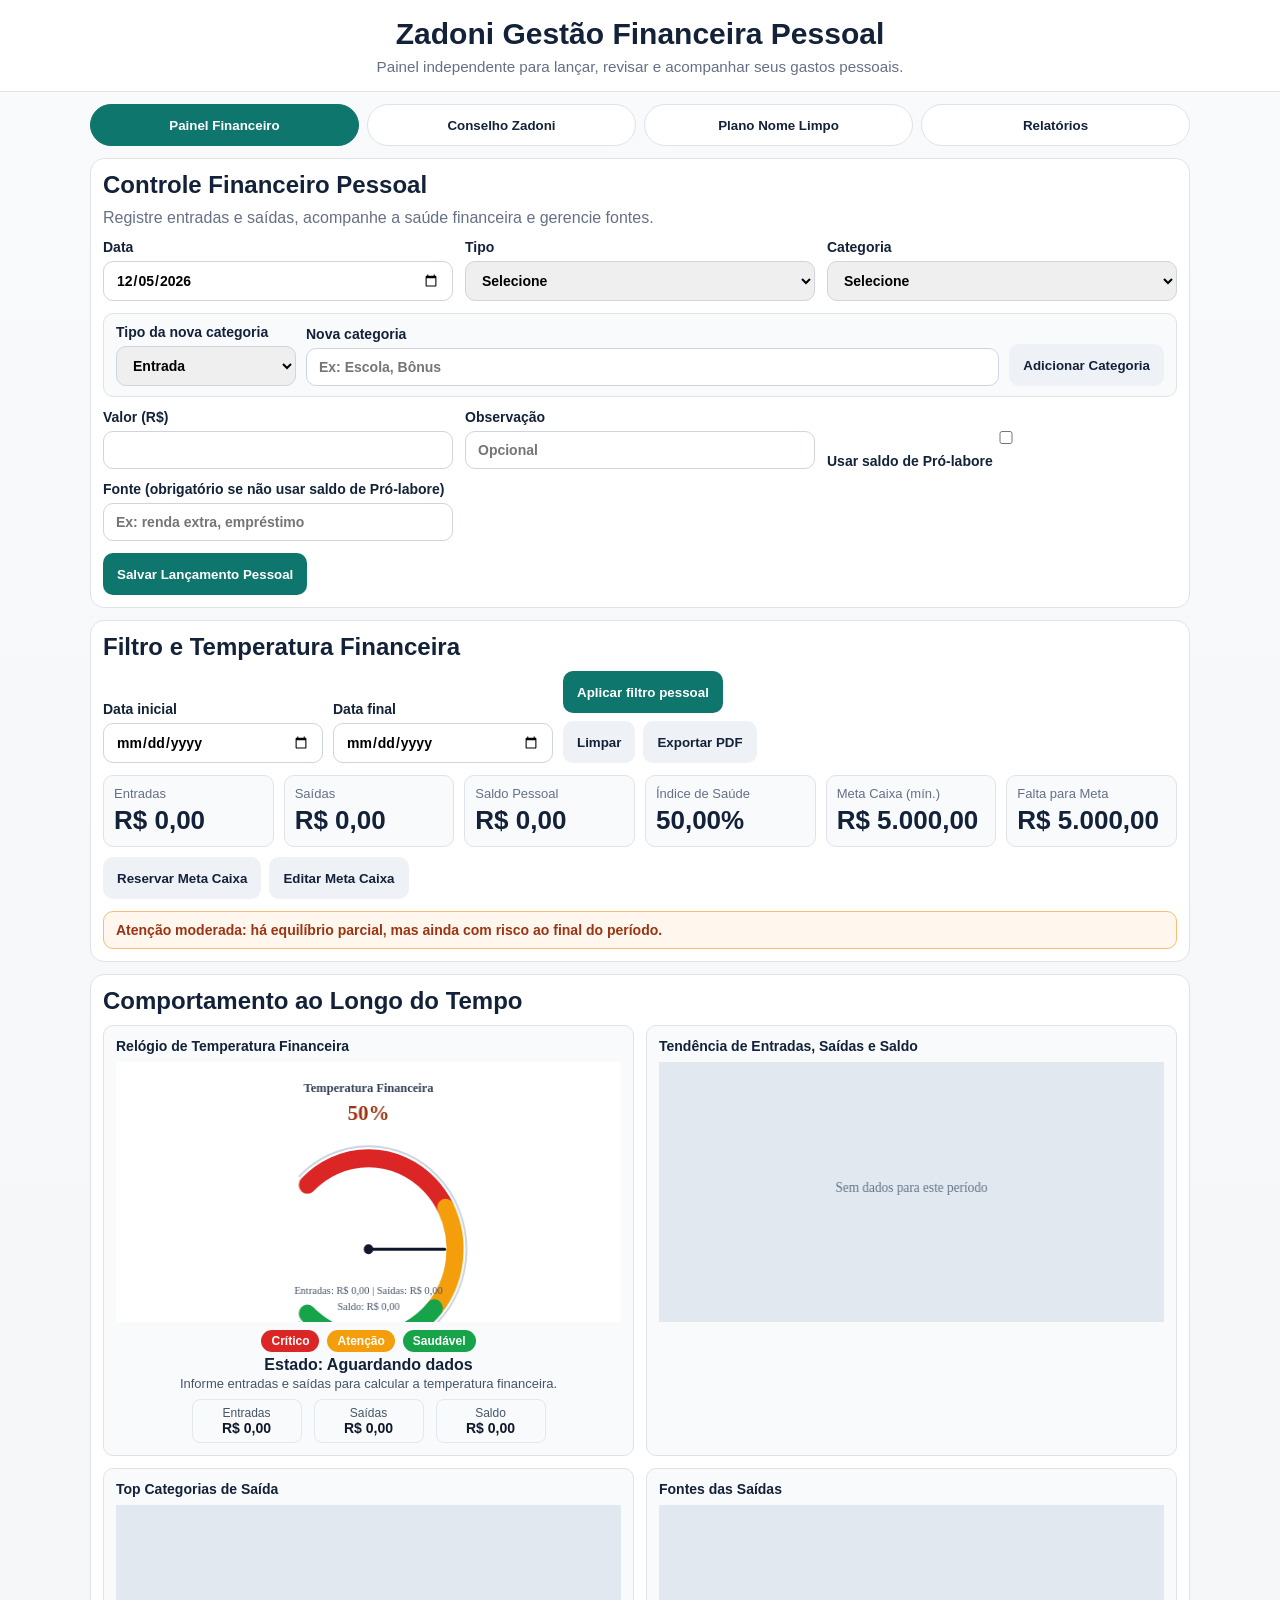
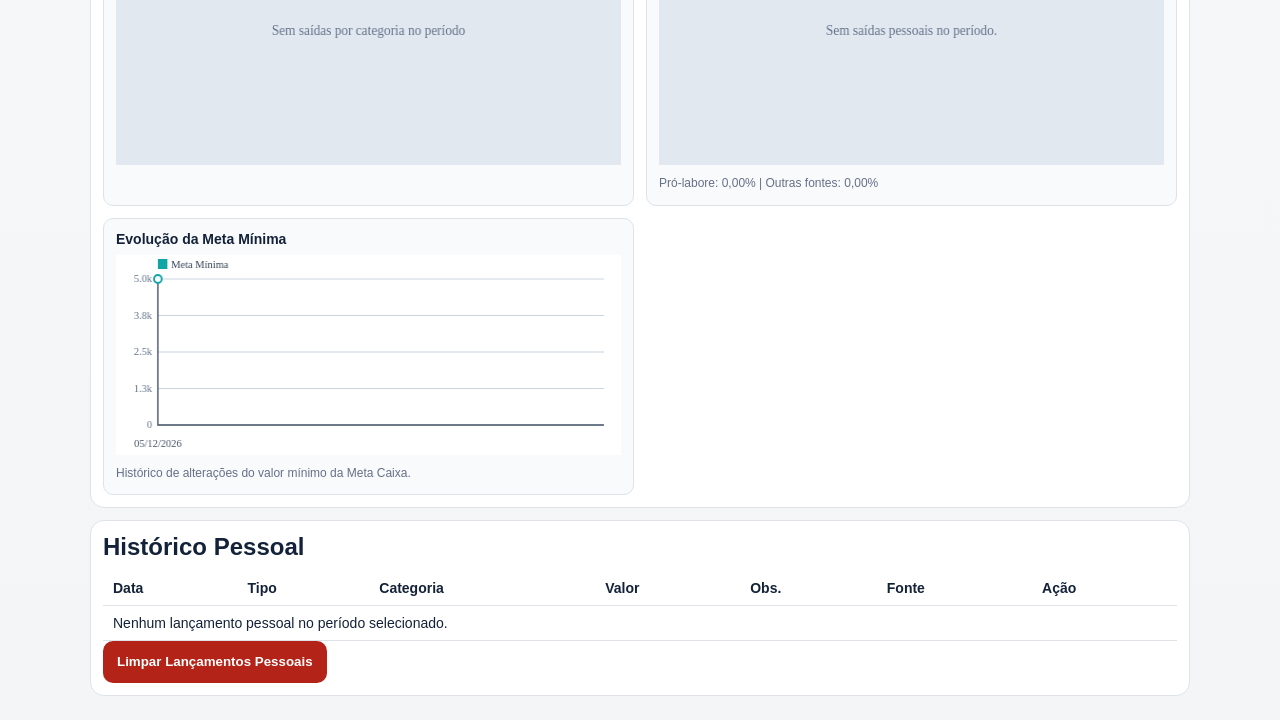
<file: index.html>
<!doctype html>
<html lang="pt-BR">
<head>
  <meta charset="utf-8" />
  <meta name="viewport" content="width=device-width, initial-scale=1" />
  <meta http-equiv="refresh" content="0; url=docs/" />
  <title>Zadoni Gestao Financeira Pessoal</title>
  <script>
    window.location.replace('docs/' + window.location.search + window.location.hash);
  </script>
</head>
<body>
  <p>Redirecionando para o app. <a href="docs/">Abrir app</a></p>
</body>
</html>
</file>
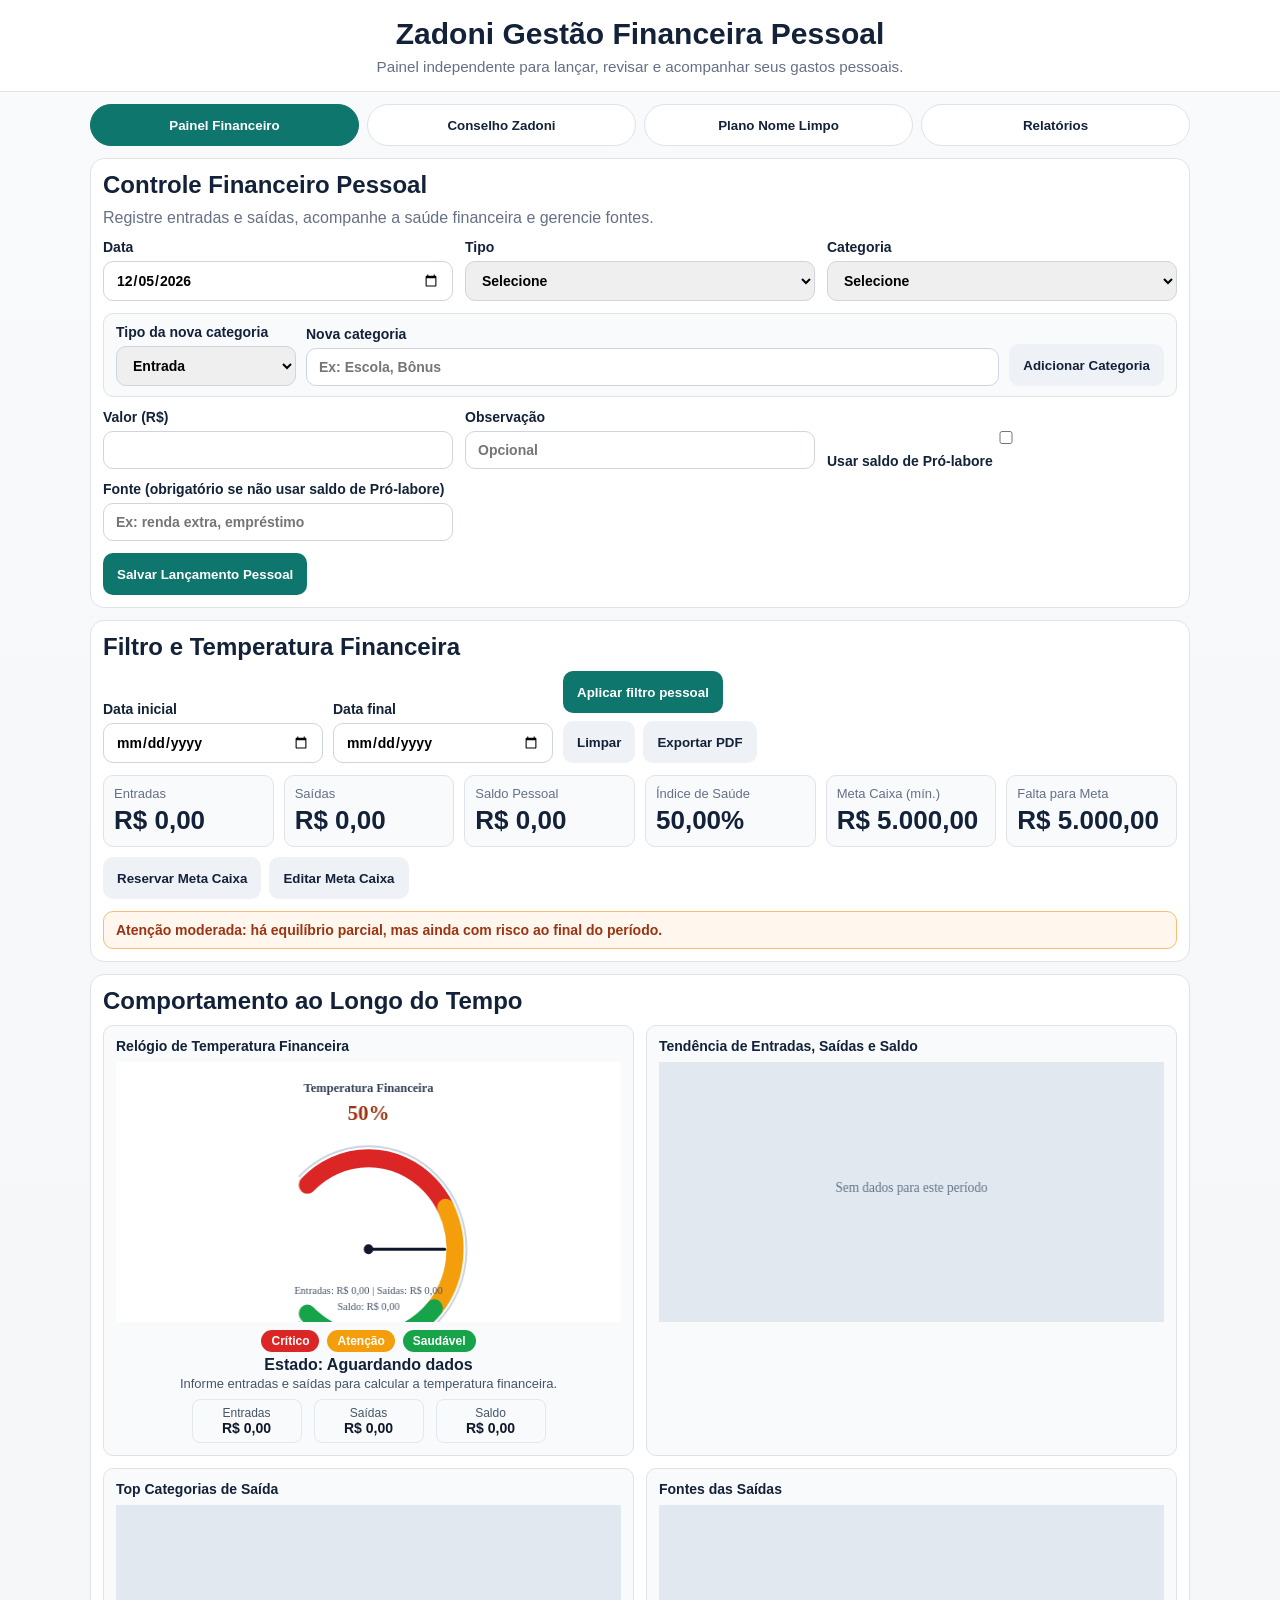
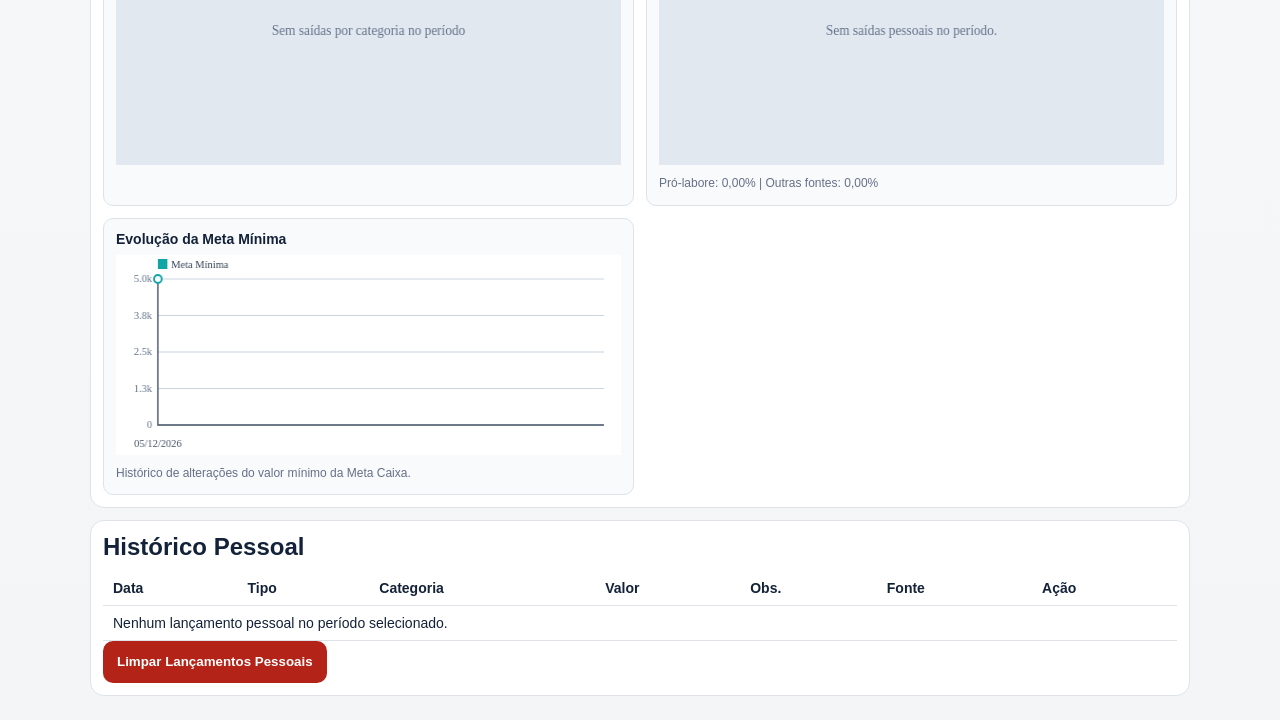
<file: deploy-gestao-financeira-zadoni/index.html>
<!DOCTYPE html>
<html lang="pt-BR">
<head>
  <meta charset="UTF-8" />
  <meta name="viewport" content="width=device-width, initial-scale=1.0" />
  <title>Zadoni Gestão Financeira Pessoal</title>
  <link rel="stylesheet" href="style.css?v=20260531-categories-fix" />
  <script src="modules/calc.js" defer></script>
  <script src="modules/data.js" defer></script>
  <script src="modules/ui.js" defer></script>
  <script src="app.js?v=20260531-categories-fix" defer></script>
</head>
<body>
  <header class="topbar no-print">
    <h1>Zadoni Gestão Financeira Pessoal</h1>
    <p>Painel independente para lançar, revisar e acompanhar seus gastos pessoais.</p>
  </header>

  <nav class="tabs no-print" aria-label="Navegação principal">
    <button type="button" class="tab is-active" data-tab-target="personal">Painel Financeiro</button>
    <button type="button" class="tab" data-tab-target="prosperity">Conselho Zadoni</button>
    <button type="button" class="tab" data-tab-target="debts">Plano Nome Limpo</button>
    <button type="button" class="tab" data-tab-target="reports">Relatórios</button>
  </nav>

  <main class="container">
    <section class="screen is-active" data-screen="personal">
      <section class="report-heading print-only">
        <h1>Relatório Financeiro Pessoal</h1>
        <p id="reportPeriodLabel">Período: todos os lançamentos</p>
        <p id="reportGeneratedAt">Gerado em: -</p>
      </section>

      <section class="card no-print">
        <h2>Controle Financeiro Pessoal</h2>
        <p class="muted">Registre entradas e saídas, acompanhe a saúde financeira e gerencie fontes.</p>

        <form id="personalForm" class="grid">
          <label>
            Data
            <input type="date" id="personalDate" required />
          </label>
          <label>
            Tipo
            <select id="personalType" required>
              <option value="">Selecione</option>
              <option value="entry">Entrada</option>
              <option value="exit">Saída</option>
            </select>
          </label>
          <label>
            Categoria
            <select id="personalCategory" required>
              <option value="">Selecione</option>
              <option value="Renda">Renda</option>
              <option value="Alimentação">Alimentação</option>
              <option value="Transporte">Transporte</option>
              <option value="Moradia">Moradia</option>
              <option value="Saúde">Saúde</option>
              <option value="Educação">Educação</option>
              <option value="Lazer">Lazer</option>
              <option value="Dívidas">Dívidas</option>
              <option value="Recompra para negócio">Recompra para negócio</option>
              <option value="Tráfego pago">Tráfego pago</option>
              <option value="Roupas">Roupas</option>
              <option value="Beleza">Beleza</option>
              <option value="Cuidados pessoais">Cuidados pessoais</option>
              <option value="Dízimos">Dízimos</option>
              <option value="Investimentos">Investimentos</option>
              <option value="Doações">Doações</option>
              <option value="Oferta">Oferta</option>
              <option value="Outros">Outros</option>
            </select>
          </label>
          <div class="category-manager">
            <label>
              Tipo da nova categoria
              <select id="newPersonalCategoryType">
                <option value="entry">Entrada</option>
                <option value="exit">Saída</option>
              </select>
            </label>
            <label>
              Nova categoria
              <input type="text" id="newPersonalCategoryName" placeholder="Ex: Escola, Bônus" />
            </label>
            <button type="button" id="addPersonalCategory" class="ghost">Adicionar Categoria</button>
          </div>
          <label>
            Valor (R$)
            <input type="number" id="personalAmount" min="0.01" step="0.01" required />
          </label>
          <label>
            Observação
            <input type="text" id="personalNotes" placeholder="Opcional" />
          </label>
          <label class="inline">
            <input type="checkbox" id="personalUseBusinessFunds" />
            <span>Usar saldo de Pró-labore</span>
          </label>
          <label>
            Fonte (obrigatório se não usar saldo de Pró-labore)
            <input type="text" id="personalFundingSource" placeholder="Ex: renda extra, empréstimo" />
          </label>
          <div class="actions">
            <button type="submit" id="personalSubmitBtn">Salvar Lançamento Pessoal</button>
            <button type="button" id="personalCancelEdit" class="ghost" hidden>Cancelar edição</button>
          </div>
        </form>
      </section>

      <section class="card">
        <h2>Filtro e Temperatura Financeira</h2>
        <div class="filters no-print">
          <label>
            Data inicial
            <input type="date" id="personalFilterStartDate" />
          </label>
          <label>
            Data final
            <input type="date" id="personalFilterEndDate" />
          </label>
          <div class="actions-inline">
            <button type="button" id="personalApplyFilters">Aplicar filtro pessoal</button>
            <button type="button" id="personalClearFilters" class="ghost">Limpar</button>
            <button type="button" id="exportReportPdf" class="ghost">Exportar PDF</button>
          </div>
        </div>

        <div class="kpis">
          <article><span>Entradas</span><strong id="personalKpiEntries">R$ 0,00</strong></article>
          <article><span>Saídas</span><strong id="personalKpiExits">R$ 0,00</strong></article>
          <article><span>Saldo Pessoal</span><strong id="personalKpiBalance">R$ 0,00</strong></article>
          <article><span>Índice de Saúde</span><strong id="personalKpiHealth">0,00%</strong></article>
          <article><span>Meta Caixa (mín.)</span><strong id="personalKpiMeta">R$ 5.000,00</strong></article>
          <article><span>Falta para Meta</span><strong id="personalKpiShortage">R$ 0,00</strong></article>
        </div>
        <div class="actions-inline" style="margin-top:10px;">
          <button type="button" id="personalReserveBtn" class="ghost">Reservar Meta Caixa</button>
          <button type="button" id="personalEditMetaBtn" class="ghost">Editar Meta Caixa</button>
        </div>
        <p id="personalTemperatureLabel" class="traffic-light neutral">Temperatura financeira aguardando dados.</p>
      </section>

      <section class="card">
        <h2>Comportamento ao Longo do Tempo</h2>
        <div class="dash-grid">
          <div class="chart-card">
            <h3 class="chart-title">Relógio de Temperatura Financeira</h3>
            <canvas id="personalGaugeChart" height="260"></canvas>
            <div class="gauge-legend">
              <div class="chip chip-red">Crítico</div>
              <div class="chip chip-yellow">Atenção</div>
              <div class="chip chip-green">Saudável</div>
            </div>
            <div class="gauge-status">
              <div id="personalGaugeStatus" class="status-label">Estado: -</div>
              <div id="personalGaugeAdvice" class="status-advice">Aguardando dados.</div>
            </div>
            <div class="gauge-stats">
              <div class="stat-box">
                <span>Entradas</span>
                <strong id="personalGaugeEntries">R$ 0,00</strong>
              </div>
              <div class="stat-box">
                <span>Saídas</span>
                <strong id="personalGaugeExits">R$ 0,00</strong>
              </div>
              <div class="stat-box">
                <span>Saldo</span>
                <strong id="personalGaugeBalance">R$ 0,00</strong>
              </div>
            </div>
          </div>

          <div class="chart-card">
            <h3 class="chart-title">Tendência de Entradas, Saídas e Saldo</h3>
            <canvas id="personalTimelineChart" height="260"></canvas>
          </div>

          <div class="chart-card">
            <h3 class="chart-title">Top Categorias de Saída</h3>
            <canvas id="personalCategoryChart" height="260"></canvas>
          </div>

          <div class="chart-card">
            <h3 class="chart-title">Fontes das Saídas</h3>
            <canvas id="personalFundingChart" height="260"></canvas>
            <p class="chart-note" id="personalFundingNote">Mostra quanto das saídas veio do Pró-labore vs outras fontes.</p>
          </div>

          <div class="chart-card">
            <h3 class="chart-title">Evolução da Meta Mínima</h3>
            <canvas id="personalMetaEvolutionChart" height="200"></canvas>
            <p class="chart-note">Histórico de alterações do valor mínimo da Meta Caixa.</p>
          </div>
        </div>
      </section>

      <section class="card">
        <h2>Histórico Pessoal</h2>
        <div class="table-wrap">
          <table id="personalTable" class="mobile-card-table">
            <thead>
              <tr>
                <th>Data</th>
                <th>Tipo</th>
                <th>Categoria</th>
                <th>Valor</th>
                <th>Obs.</th>
                <th>Fonte</th>
                <th class="no-print">Ação</th>
              </tr>
            </thead>
            <tbody id="personalTableBody">
              <tr><td colspan="7">Nenhum lançamento pessoal cadastrado.</td></tr>
            </tbody>
          </table>
        </div>
        <div class="actions no-print">
          <button type="button" id="clearPersonalTransactions" class="danger">Limpar Lançamentos Pessoais</button>
        </div>
      </section>
    </section>

    <section class="screen" data-screen="prosperity">
      <section class="card wisdom-hero">
        <div>
          <span id="wisdomStatusPill" class="wisdom-pill neutral">Aguardando leitura</span>
          <h2>Conselho Financeiro Zadoni</h2>
          <p id="wisdomSummary">Registre entradas e saídas para receber uma orientação financeira dinâmica.</p>
        </div>
        <div class="wisdom-score">
          <span>Temperatura</span>
          <strong id="wisdomScore">0%</strong>
        </div>
      </section>

      <section class="advice-grid">
        <article class="advice-card">
          <span>Próxima ação</span>
          <strong id="wisdomNextAction">Registrar o mês atual</strong>
          <p id="wisdomNextActionDetail">A clareza vem antes da decisão.</p>
        </article>
        <article class="advice-card">
          <span>Pacto do casal</span>
          <strong id="wisdomCouplePact">Conversa semanal de 20 minutos</strong>
          <p id="wisdomCouplePactDetail">Decidam juntos, sem culpa e sem improviso.</p>
        </article>
        <article class="advice-card">
          <span>Princípio do mês</span>
          <strong id="wisdomPrinciple">Ordem antes de expansão</strong>
          <p id="wisdomPrincipleDetail">Prosperidade sustentável nasce de limites claros.</p>
        </article>
      </section>

      <section class="card">
        <h2>Alertas Dinâmicos</h2>
        <div id="wisdomAlerts" class="wisdom-list">
          <article class="wisdom-item neutral">
            <strong>Aguardando dados</strong>
            <p>Os alertas aparecem conforme os lançamentos do período selecionado.</p>
          </article>
        </div>
      </section>

      <section class="card">
        <h2>Mapa de Prioridades</h2>
        <div id="wisdomPriorities" class="priority-list"></div>
      </section>

      <section class="card">
        <h2>Leitura Judaica da Prosperidade</h2>
        <div id="wisdomPrinciples" class="principles-grid"></div>
      </section>
    </section>

    <section class="screen" data-screen="debts">
      <section class="card wisdom-hero debt-hero">
        <div>
          <span id="debtStatusPill" class="wisdom-pill neutral">Mapeamento necessário</span>
          <h2>Plano Nome Limpo</h2>
          <p id="debtFreedomMessage">Cadastre cada credor, mesmo valores pequenos. O primeiro milagre financeiro aqui é trocar vergonha por ordem.</p>
        </div>
        <div class="wisdom-score">
          <span>Crédito limpo</span>
          <strong id="debtCleanProgress">0%</strong>
        </div>
      </section>

      <section class="card no-print">
        <h2>Credor e Negociação</h2>
        <p class="muted">Registre dívidas antigas, acordos, próximos contatos e pagamentos até zerar pendências.</p>
        <form id="debtForm" class="grid">
          <label>
            Credor
            <input type="text" id="debtCreditor" placeholder="Ex: banco, loja, cartão" required />
          </label>
          <label>
            Valor original (R$)
            <input type="number" id="debtOriginalAmount" min="0.01" step="0.01" required />
          </label>
          <label>
            Valor negociado (R$)
            <input type="number" id="debtNegotiatedAmount" min="0" step="0.01" placeholder="Opcional" />
          </label>
          <label>
            Valor já pago (R$)
            <input type="number" id="debtPaidAmount" min="0" step="0.01" />
          </label>
          <label>
            Vencimento original
            <input type="date" id="debtDueDate" />
          </label>
          <label>
            Próxima ação
            <input type="date" id="debtNextActionDate" />
          </label>
          <label>
            Status
            <select id="debtStatus" required>
              <option value="Atrasado">Atrasado</option>
              <option value="Em negociação">Em negociação</option>
              <option value="Acordo ativo">Acordo ativo</option>
              <option value="Quitado">Quitado</option>
              <option value="Contestar">Contestar</option>
            </select>
          </label>
          <label>
            Prioridade
            <select id="debtPriority">
              <option value="Alta">Alta</option>
              <option value="Média">Média</option>
              <option value="Baixa">Baixa</option>
            </select>
          </label>
          <label>
            Contato do credor
            <input type="text" id="debtContact" placeholder="Telefone, WhatsApp, e-mail" />
          </label>
          <label>
            Observações do acordo
            <input type="text" id="debtNotes" placeholder="Parcelas, proposta, protocolo" />
          </label>
          <div class="actions">
            <button type="submit" id="debtSubmitBtn">Salvar Credor</button>
            <button type="button" id="debtCancelEdit" class="ghost" hidden>Cancelar edição</button>
          </div>
        </form>
      </section>

      <section class="card">
        <h2>Mapa da Dívida</h2>
        <div class="kpis">
          <article><span>Credores</span><strong id="debtKpiCreditors">0</strong></article>
          <article><span>Total original</span><strong id="debtKpiOriginal">R$ 0,00</strong></article>
          <article><span>Total negociado</span><strong id="debtKpiNegotiated">R$ 0,00</strong></article>
          <article><span>Total pago</span><strong id="debtKpiPaid">R$ 0,00</strong></article>
          <article><span>Falta quitar</span><strong id="debtKpiRemaining">R$ 0,00</strong></article>
          <article><span>Próximas ações</span><strong id="debtKpiUpcoming">0</strong></article>
        </div>
      </section>

      <section class="card">
        <h2>Evolução das Negociações</h2>
        <div class="dash-grid">
          <div class="chart-card">
            <h3 class="chart-title">Original, Negociado, Pago e Falta</h3>
            <canvas id="debtNegotiationChart" height="240"></canvas>
          </div>
          <div class="chart-card">
            <h3 class="chart-title">Dívidas por Status</h3>
            <canvas id="debtStatusChart" height="240"></canvas>
          </div>
        </div>
      </section>

      <section class="card">
        <h2>Roteiro de Libertação Financeira</h2>
        <div id="debtRabbiGuidance" class="wisdom-list"></div>
      </section>

      <section class="card">
        <h2>Credores Cadastrados</h2>
        <div class="table-wrap">
          <table id="debtTable" class="mobile-card-table">
            <thead>
              <tr>
                <th>Credor</th>
                <th>Status</th>
                <th>Original</th>
                <th>Negociado</th>
                <th>Pago</th>
                <th>Falta</th>
                <th>Próxima ação</th>
                <th class="no-print">Ação</th>
              </tr>
            </thead>
            <tbody id="debtTableBody">
              <tr><td colspan="8">Nenhum credor cadastrado.</td></tr>
            </tbody>
          </table>
        </div>
      </section>
    </section>

    <section class="screen" data-screen="reports">
      <section class="report-heading">
        <h1>Relatório Consolidado Zadoni</h1>
        <p id="consolidatedReportPeriod">Período: todos os lançamentos</p>
        <p id="consolidatedReportGeneratedAt">Gerado em: -</p>
      </section>

      <section class="card no-print">
        <h2>Gerar Relatório por Período</h2>
        <div class="filters">
          <label>
            Data inicial
            <input type="date" id="consolidatedReportStartDate" />
          </label>
          <label>
            Data final
            <input type="date" id="consolidatedReportEndDate" />
          </label>
          <div class="actions-inline">
            <button type="button" id="applyConsolidatedReport">Gerar relatório</button>
            <button type="button" id="clearConsolidatedReport" class="ghost">Limpar período</button>
            <button type="button" id="exportConsolidatedReportPdf" class="ghost">Exportar PDF</button>
          </div>
        </div>
      </section>

      <section class="card">
        <h2>Resumo Consolidado</h2>
        <div class="kpis">
          <article><span>Entradas no período</span><strong id="reportKpiEntries">R$ 0,00</strong></article>
          <article><span>Saídas no período</span><strong id="reportKpiExits">R$ 0,00</strong></article>
          <article><span>Saldo do período</span><strong id="reportKpiBalance">R$ 0,00</strong></article>
          <article><span>Saúde financeira</span><strong id="reportKpiHealth">0,00%</strong></article>
          <article><span>Falta quitar em dívidas</span><strong id="reportKpiDebtRemaining">R$ 0,00</strong></article>
          <article><span>Progresso nome limpo</span><strong id="reportKpiDebtProgress">0%</strong></article>
        </div>
      </section>

      <section class="card">
        <h2>Gráficos do Relatório</h2>
        <div class="dash-grid">
          <div class="chart-card">
            <h3 class="chart-title">Entradas, Saídas e Saldo</h3>
            <canvas id="reportCashflowChart" height="240"></canvas>
          </div>
          <div class="chart-card">
            <h3 class="chart-title">Principais Saídas</h3>
            <canvas id="reportCategoryChart" height="240"></canvas>
          </div>
          <div class="chart-card">
            <h3 class="chart-title">Situação das Dívidas</h3>
            <canvas id="reportDebtChart" height="240"></canvas>
          </div>
          <div class="chart-card">
            <h3 class="chart-title">Dívidas por Status</h3>
            <canvas id="reportDebtStatusChart" height="240"></canvas>
          </div>
        </div>
      </section>

      <section class="card">
        <h2>Leitura Executiva</h2>
        <div id="reportExecutiveSummary" class="wisdom-list"></div>
      </section>

      <section class="card">
        <h2>Lançamentos do Período</h2>
        <div class="table-wrap">
          <table>
            <thead>
              <tr>
                <th>Data</th>
                <th>Tipo</th>
                <th>Categoria</th>
                <th>Valor</th>
                <th>Fonte/Obs.</th>
              </tr>
            </thead>
            <tbody id="reportTransactionsBody">
              <tr><td colspan="5">Nenhum lançamento no período.</td></tr>
            </tbody>
          </table>
        </div>
      </section>

      <section class="card">
        <h2>Credores e Acordos</h2>
        <div class="table-wrap">
          <table>
            <thead>
              <tr>
                <th>Credor</th>
                <th>Status</th>
                <th>Negociado</th>
                <th>Pago</th>
                <th>Falta</th>
                <th>Próxima ação</th>
              </tr>
            </thead>
            <tbody id="reportDebtsBody">
              <tr><td colspan="6">Nenhum credor cadastrado.</td></tr>
            </tbody>
          </table>
        </div>
      </section>
    </section>
  </main>
</body>
</html>
</file>
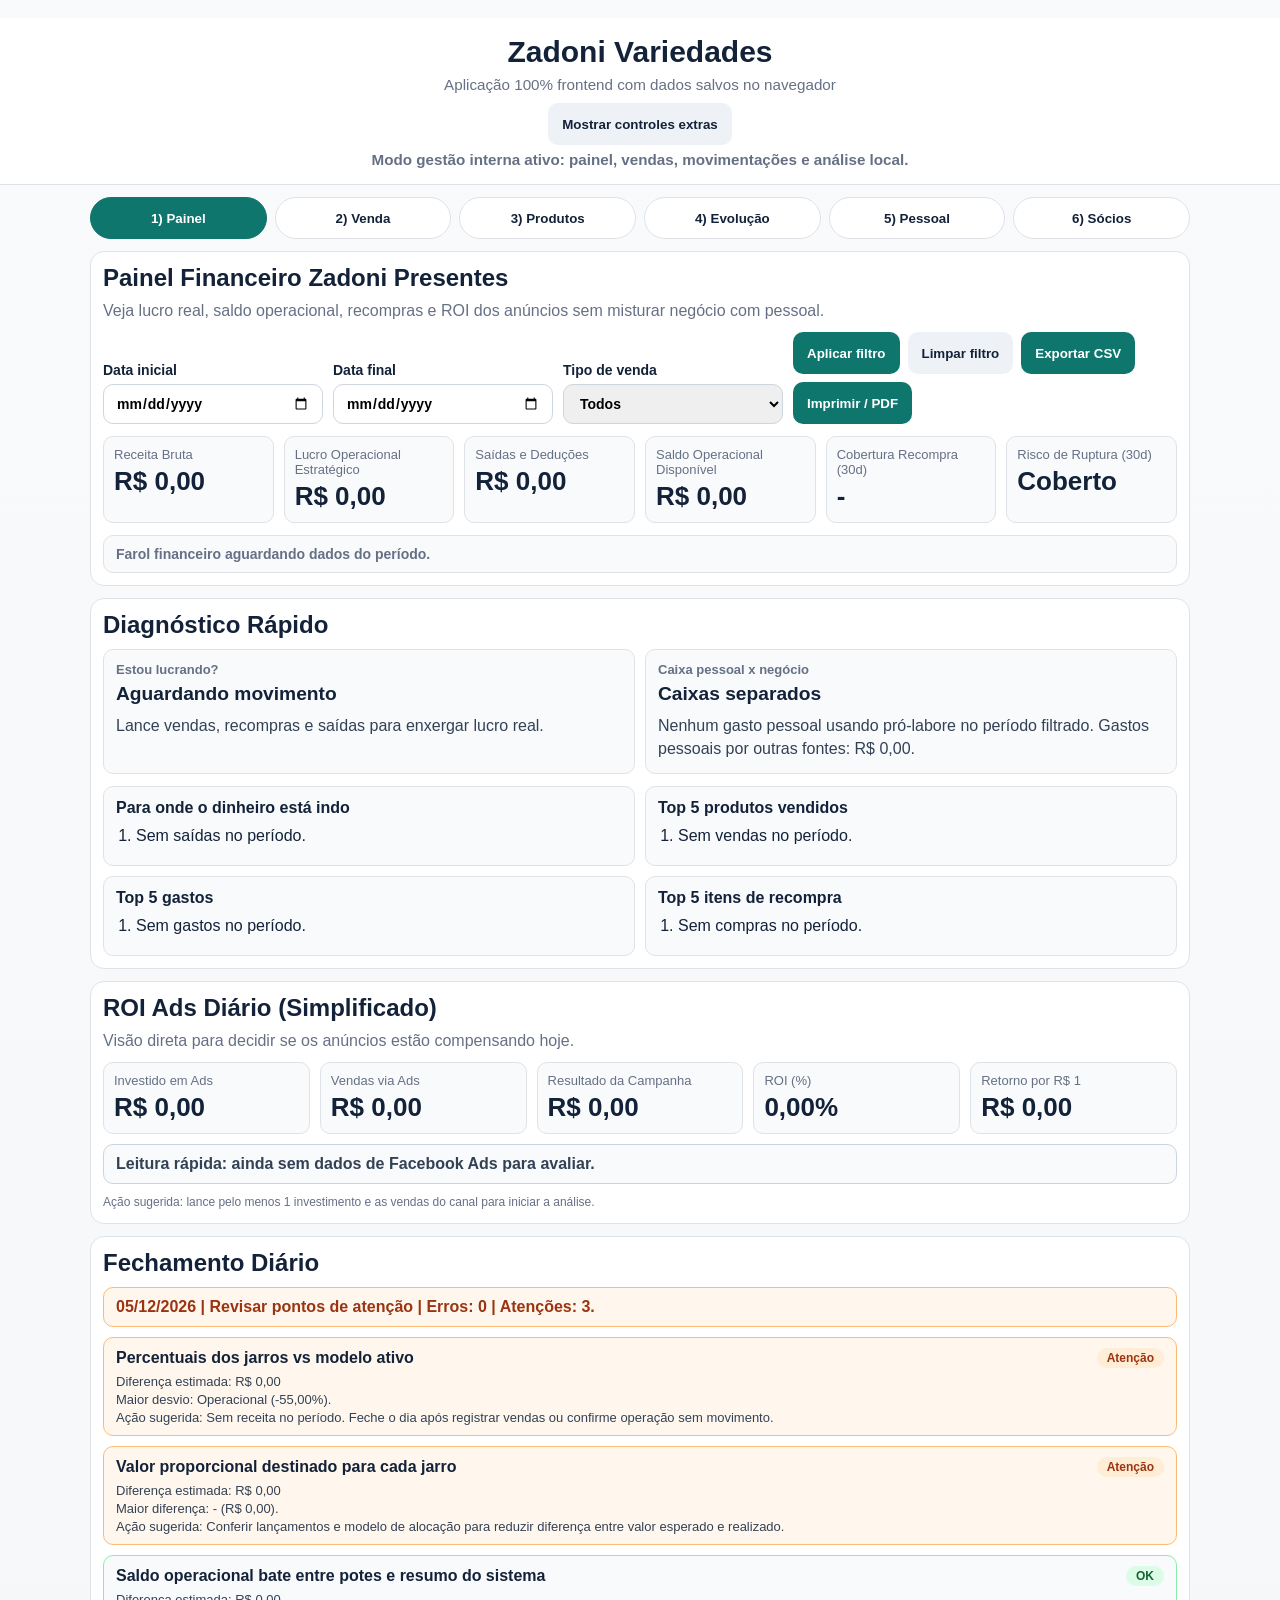
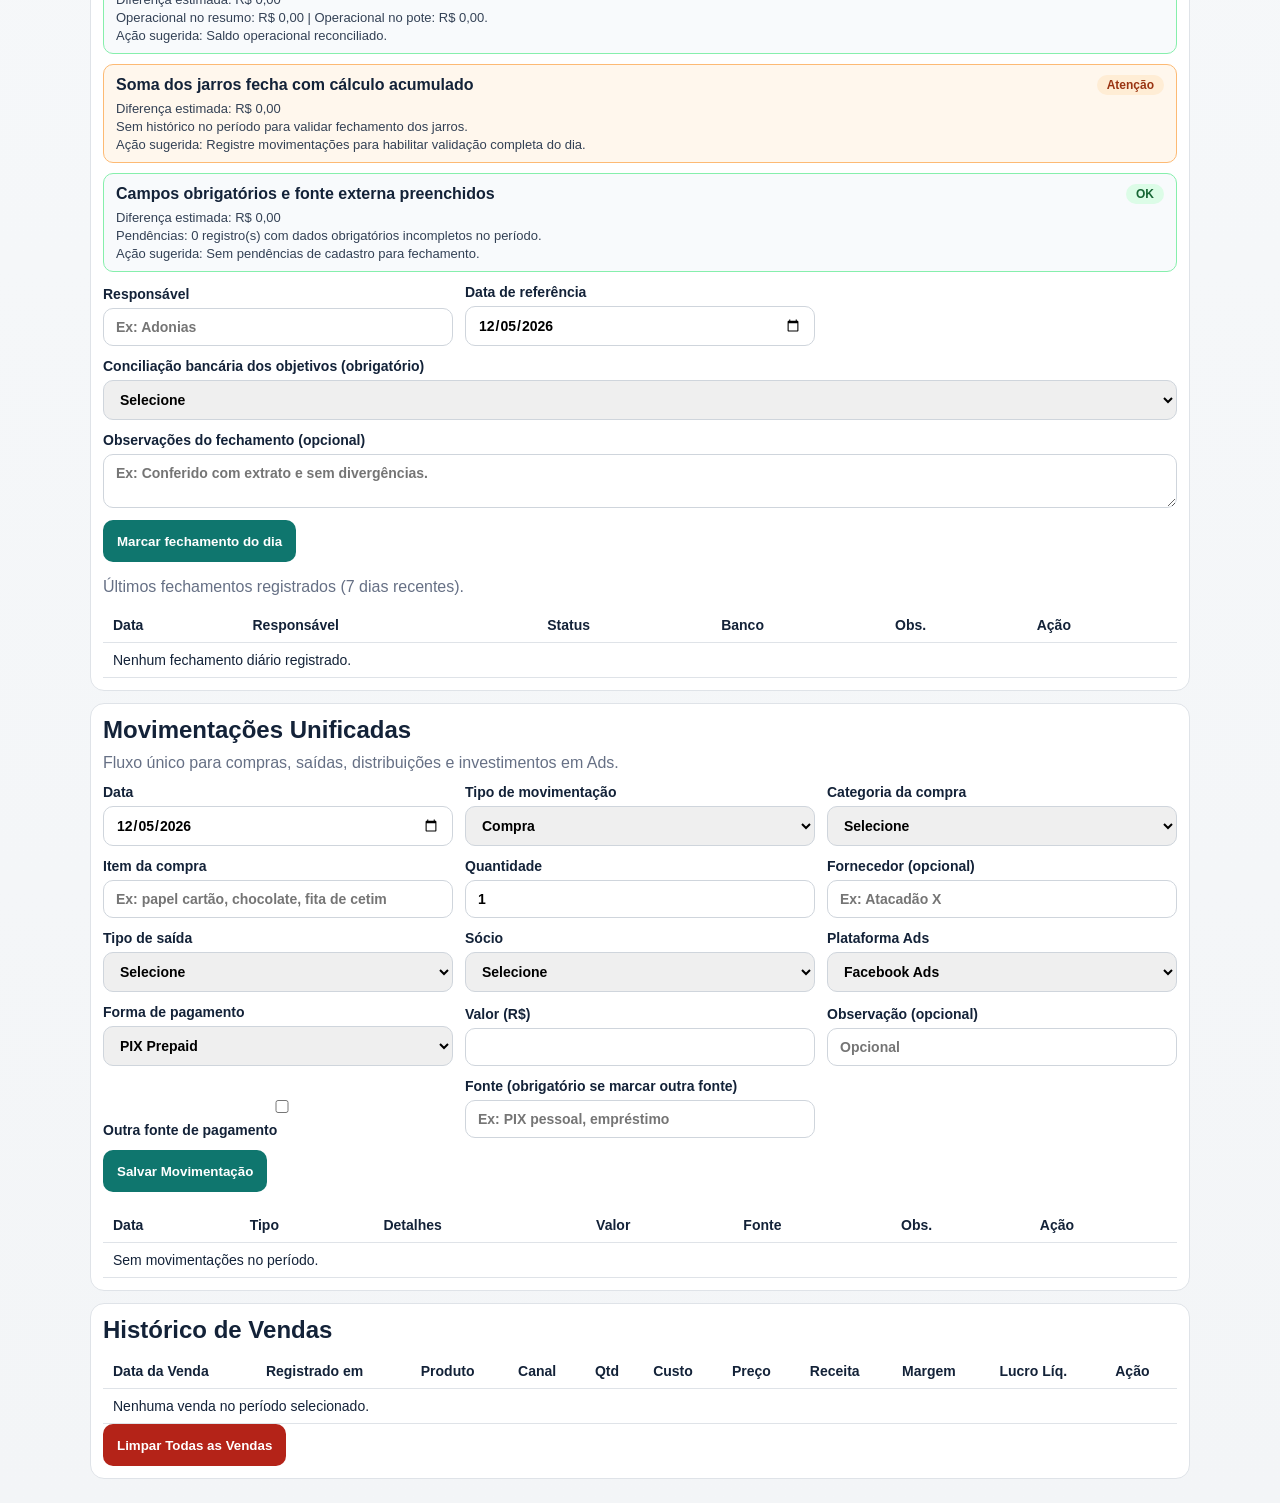
<file: deploy-precheck-ajustado-2026-03-02/index.html>
﻿﻿<!DOCTYPE html>
<html lang="pt-BR">
<head>
  <meta charset="UTF-8" />
  <meta name="viewport" content="width=device-width, initial-scale=1.0" />
  <title>Zadoni Variedades | Gestão Local de Vendas e Caixa</title>
  <link rel="stylesheet" href="style.css?v=20260506a" />
  <script src="modules/calc.js?v=20260311a" defer></script>
  <script src="modules/data.js?v=20260311a" defer></script>
  <script src="modules/ui.js?v=20260311a" defer></script>
  <script src="app.js?v=20260506a" defer></script>
</head>
<body>
  <header class="topbar no-print">
    <h1>Zadoni Variedades</h1>
    <p>Aplicação 100% frontend com dados salvos no navegador</p>
    <div class="topbar-actions">
      <button type="button" id="toggleAdvancedModulesBtn" class="ghost">Mostrar controles extras</button>
      <button type="button" id="openGuideBtn" class="help-cta advanced-only" hidden>Manual Inteligente</button>
    </div>
    <p id="uiModeStatus" class="muted ui-mode-status">Modo gestão interna ativo: painel, vendas, movimentações e análise local.</p>
  </header>

  <nav class="tabs no-print" aria-label="Navegação principal">
    <button class="tab is-active" type="button" data-tab="cash">1) Painel</button>
    <button class="tab" type="button" data-tab="sales">2) Venda</button>
    <button class="tab" type="button" data-tab="products">3) Produtos</button>
    <button class="tab" type="button" data-tab="dashboard">4) Evolução</button>
    <button class="tab" type="button" data-tab="personal">5) Pessoal</button>
    <button class="tab" type="button" data-tab="partners">6) Sócios</button>
    <button class="tab advanced-only" type="button" data-tab="purchases" hidden>Compras detalhadas</button>
  </nav>

  <main class="container">
    <section class="screen" data-screen="products">
      <section class="card">
        <h2>Cadastro de Produtos</h2>
        <p class="muted">Cadastre o custo uma vez. Na venda, o sistema puxa automaticamente.</p>

        <form id="productForm" class="grid">
          <label>
            Produto
            <input type="text" id="productName" required placeholder="Ex: Cone com rosa" />
          </label>

          <label>
            Preço de Custo (R$)
            <input type="number" id="productCost" min="0" step="0.01" required />
          </label>

          <label>
            Preço Sugerido (R$)
            <input type="number" id="productSuggested" min="0" step="0.01" value="0" />
          </label>

          <label>
            Categoria (opcional)
            <input type="text" id="productCategory" placeholder="Ex: Presentes" />
          </label>
          <label>
            Descrição (opcional)
            <textarea id="productDescription" rows="3" placeholder="Ex: Kit com 1 caneca + 1 caixa decorada + 3 bombons"></textarea>
          </label>

          <div class="actions">
            <button type="submit" id="productSubmitBtn">Salvar Produto</button>
            <button type="button" id="productCancelEdit" class="ghost" hidden>Cancelar edição</button>
          </div>
        </form>
      </section>

      <section class="card">
        <h2>Produtos Cadastrados</h2>
        <div class="table-wrap">
          <table id="productsTable" class="mobile-card-table">
            <thead>
              <tr>
                <th>Produto</th>
                <th>Custo</th>
                <th>Preço Sugerido</th>
                <th>Categoria</th>
                <th>Descrição</th>
                <th class="no-print">Ação</th>
              </tr>
            </thead>
            <tbody id="productsTableBody">
              <tr><td colspan="6">Nenhum produto cadastrado.</td></tr>
            </tbody>
          </table>
        </div>
        <div class="actions no-print">
          <button type="button" id="printProductsReport">Exportar PDF Produtos</button>
        </div>
      </section>
    </section>

    <section class="screen" data-screen="sales">
      <section class="card">
        <h2>Lançar Venda</h2>
        <p class="muted">Fluxo rápido: escolha produto, informe quantidade e confirme venda.</p>

        <form id="saleForm" class="grid">
          <label>
            Produto
            <select id="saleProduct" required>
              <option value="">Selecione um produto</option>
            </select>
          </label>
          <div class="sale-product-panel" aria-live="polite">
            <p id="saleProductNamePreview" class="muted">Produto selecionado: -</p>
            <details id="saleProductDescriptionDetails" class="compact-details" hidden>
              <summary>Ver descrição do produto</summary>
              <p id="saleProductDescriptionPreview">Sem descrição cadastrada.</p>
            </details>
          </div>

          <label>
            Tipo de Venda
            <select id="saleChannel" required>
              <option value="">Selecione</option>
              <option value="Presencial">Presencial</option>
              <option value="Facebook Ads">Facebook Ads</option>
              <option value="Instagram Orgânico">Instagram Orgânico</option>
              <option value="WhatsApp">WhatsApp</option>
              <option value="Indicação">Indicação</option>
              <option value="Outro">Outro</option>
            </select>
          </label>

          <label>
            Data da Venda
            <input type="date" id="saleDate" required />
          </label>

          <label>
            Quantidade
            <input type="number" id="saleQuantity" min="1" step="1" value="1" required />
          </label>

          <label>
            Preço de Venda Unitário (R$)
            <input type="number" id="salePrice" min="0" step="0.01" required />
          </label>

          <label>
            Custo Unitário (R$)
            <input type="number" id="saleCostPreview" readonly />
          </label>

          <details class="advanced">
            <summary>Opções avançadas</summary>
            <div class="advanced-content">
              <label>
                Despesas Variáveis da Venda (R$)
                <input type="number" id="saleExpense" min="0" step="0.01" value="0" />
              </label>

              <label>
                Observação
                <input type="text" id="saleNotes" placeholder="Opcional" />
              </label>
            </div>
          </details>

          <div class="actions">
            <button type="submit" id="saleSubmitBtn">Salvar Venda</button>
            <button type="button" id="saleCancelEdit" class="ghost" hidden>Cancelar edição</button>
          </div>
        </form>
      </section>
    </section>

    <section class="screen is-active" data-screen="cash">
      <section class="card">
        <h2>Painel Financeiro Zadoni Presentes</h2>
        <p class="muted">Veja lucro real, saldo operacional, recompras e ROI dos anúncios sem misturar negócio com pessoal.</p>

        <div class="filters no-print">
          <label>
            Data inicial
            <input type="date" id="filterStartDate" />
          </label>
          <label>
            Data final
            <input type="date" id="filterEndDate" />
          </label>
          <label>
            Tipo de venda
            <select id="filterSaleChannel">
              <option value="">Todos</option>
              <option value="Presencial">Presencial</option>
              <option value="Facebook Ads">Facebook Ads</option>
              <option value="Instagram Orgânico">Instagram Orgânico</option>
              <option value="WhatsApp">WhatsApp</option>
              <option value="Indicação">Indicação</option>
              <option value="Outro">Outro</option>
            </select>
          </label>
          <div class="actions-inline">
            <button type="button" id="applyFilters">Aplicar filtro</button>
            <button type="button" id="clearFilters" class="ghost">Limpar filtro</button>
            <button type="button" id="exportCsv">Exportar CSV</button>
            <button type="button" id="printReport">Imprimir / PDF</button>
          </div>
        </div>

        <div class="kpis kpis-daily">
          <article class="kpi-focus"><span>Receita Bruta</span><strong id="kpiRevenue">R$ 0,00</strong></article>
          <article class="kpi-focus"><span>Lucro Operacional Estratégico</span><strong id="kpiRealProfit">R$ 0,00</strong></article>
          <article class="kpi-focus"><span>Saídas e Deduções</span><strong id="kpiWithdrawals">R$ 0,00</strong></article>
          <article class="kpi-focus"><span>Saldo Operacional Disponível</span><strong id="kpiCashBalance">R$ 0,00</strong></article>
          <article class="kpi-focus"><span>Cobertura Recompra (30d)</span><strong id="kpiRepurchaseCoverage">0,00x</strong></article>
          <article class="kpi-focus"><span>Risco de Ruptura (30d)</span><strong id="kpiRuptureRisk">R$ 0,00</strong></article>
          <article class="advanced-only" hidden><span>Custo Total</span><strong id="kpiCost">R$ 0,00</strong></article>
          <article class="advanced-only" hidden><span>Despesas</span><strong id="kpiExpenses">R$ 0,00</strong></article>
          <article class="advanced-only" hidden><span>Lucro Líquido das Vendas</span><strong id="kpiNetProfit">R$ 0,00</strong></article>
          <article class="advanced-only" hidden><span>Margem Média</span><strong id="kpiMargin">0,00%</strong></article>
          <article class="advanced-only" hidden><span>Compras no Período</span><strong id="kpiPurchases">R$ 0,00</strong></article>
          <article class="advanced-only" hidden><span>Alocação ao Operacional</span><strong id="kpiOperationalAllocation">R$ 0,00</strong></article>
          <article class="advanced-only" hidden><span>Distribuições</span><strong id="kpiDistributions">R$ 0,00</strong></article>
          <article class="advanced-only" hidden><span>Cobertura das Saídas</span><strong id="kpiCashFundingShare">-</strong></article>
          <article class="advanced-only" hidden><span>Meta Reserva Emergência</span><strong id="kpiEmergencyTarget">R$ 0,00</strong></article>
          <article class="advanced-only" hidden><span>Dias de Caixa</span><strong id="kpiCashRunwayDays">0,0 dias</strong></article>
          <article class="advanced-only" hidden><span>Giro Estoque (proxy)</span><strong id="kpiInventoryTurnover">0,00x</strong></article>
        </div>
        <p id="cashTrafficLight" class="traffic-light neutral">Farol financeiro aguardando dados do período.</p>
      </section>

      <section class="card">
        <h2>Diagnóstico Rápido</h2>
        <div class="decision-grid">
          <article class="decision-card">
            <span>Estou lucrando?</span>
            <strong id="financeDiagnosisTitle">Aguardando dados</strong>
            <p id="financeDiagnosisDetail">Lance vendas e movimentações para calcular lucro real.</p>
          </article>
          <article class="decision-card">
            <span>Caixa pessoal x negócio</span>
            <strong id="personalMixTitle">Sem alerta</strong>
            <p id="personalMixDetail">Gastos pessoais usando pró-labore aparecerão aqui.</p>
          </article>
        </div>
        <div class="rank-grid">
          <div class="rank-panel">
            <h3>Para onde o dinheiro está indo</h3>
            <ol id="moneyDestinationList" class="rank-list">
              <li>Sem saídas no período.</li>
            </ol>
          </div>
          <div class="rank-panel">
            <h3>Top 5 produtos vendidos</h3>
            <ol id="topSoldProductsList" class="rank-list">
              <li>Sem vendas no período.</li>
            </ol>
          </div>
          <div class="rank-panel">
            <h3>Top 5 gastos</h3>
            <ol id="topExpensesList" class="rank-list">
              <li>Sem gastos no período.</li>
            </ol>
          </div>
          <div class="rank-panel">
            <h3>Top 5 itens de recompra</h3>
            <ol id="topRepurchaseList" class="rank-list">
              <li>Sem compras no período.</li>
            </ol>
          </div>
        </div>
      </section>

      <section class="card">
        <h2>ROI Ads Diário (Simplificado)</h2>
        <p class="muted">Visão direta para decidir se os anúncios estão compensando hoje.</p>
        <div class="kpis">
          <article><span>Investido em Ads</span><strong id="cashAdsRoiInvestment">R$ 0,00</strong></article>
          <article><span>Vendas via Ads</span><strong id="cashAdsRoiRevenue">R$ 0,00</strong></article>
          <article><span>Resultado da Campanha</span><strong id="cashAdsRoiProfit">R$ 0,00</strong></article>
          <article><span>ROI (%)</span><strong id="cashAdsRoi">0,00%</strong></article>
          <article><span>Retorno por R$ 1</span><strong id="cashAdsRoiReturnPerReal">R$ 0,00</strong></article>
        </div>
        <p id="cashAdsRoiStatus" class="roi-status neutral">Leitura rápida: aguardando dados.</p>
        <p id="cashAdsRoiAction" class="chart-note">Ação sugerida: aguarde dados para receber recomendação.</p>
      </section>

      <section class="card advanced-only" hidden>
        <h2>Potes Estratégicos e Growth (Caixa)</h2>
        <p id="cashGrowthStatus" class="chart-note">Status Growth: aguardando dados.</p>
        <div class="kpis">
          <article><span>Dízimo</span><strong id="cashJarTithe">R$ 0,00</strong></article>
          <article><span>Reserva Emergência</span><strong id="cashJarEmergency">R$ 0,00</strong></article>
          <article><span>Pote Dívidas</span><strong id="cashJarDebt">R$ 0,00</strong></article>
          <article><span>Pró-labore</span><strong id="cashJarProLabore">R$ 0,00</strong></article>
          <article><span>Crescimento</span><strong id="cashJarGrowth">R$ 0,00</strong></article>
          <article><span>Operacional</span><strong id="cashJarOperational">R$ 0,00</strong></article>
        </div>
        <p id="cashAllocationValidation" class="chart-note">Validação de percentuais: aguardando dados.</p>
        <p id="cashComparisonSummary" class="chart-note">Comparativo com período anterior: aguardando dados.</p>
      </section>

      <section class="card">
        <h2>Fechamento Diário</h2>
        <p id="dailyChecklistStatus" class="daily-status neutral">Checklist aguardando dados do período.</p>
        <div id="dailyChecklistItems" class="daily-checklist-list">
          <article class="daily-check-item neutral">
            <header><strong>Aguardando validações</strong><span class="daily-pill neutral">Pendente</span></header>
            <p>Diferença estimada: R$ 0,00</p>
            <p>Ação sugerida: registre vendas/saídas para liberar o checklist diário.</p>
          </article>
        </div>

        <form id="dailyCloseForm" class="grid no-print">
          <label>
            Responsável
            <input type="text" id="dailyCloseResponsible" placeholder="Ex: Adonias" required />
          </label>
          <label>
            Data de referência
            <input type="date" id="dailyCloseDate" required />
          </label>
          <label style="grid-column: 1 / -1;">
            Conciliação bancária dos objetivos (obrigatório)
            <select id="dailyCloseBankCheck" required>
              <option value="">Selecione</option>
              <option value="yes">Sim, os valores dos potes no sistema batem com a conta bancária</option>
              <option value="no">Não, existe divergência entre sistema e conta bancária</option>
            </select>
          </label>
          <label style="grid-column: 1 / -1;">
            Observações do fechamento (opcional)
            <textarea id="dailyCloseNotes" rows="2" placeholder="Ex: Conferido com extrato e sem divergências."></textarea>
          </label>
          <div class="actions">
            <button type="submit" id="dailyCloseSubmit">Marcar fechamento do dia</button>
            <button type="button" id="dailyCloseCancelEdit" class="ghost" hidden>Cancelar edição</button>
          </div>
        </form>

        <p class="muted">Últimos fechamentos registrados (7 dias recentes).</p>
        <div class="table-wrap">
          <table id="dailyCloseHistoryTable" class="mobile-card-table">
            <thead>
              <tr>
                <th>Data</th>
                <th>Responsável</th>
                <th>Status</th>
                <th>Banco</th>
                <th>Obs.</th>
                <th class="no-print">Ação</th>
              </tr>
            </thead>
            <tbody id="dailyCloseHistoryBody">
              <tr><td colspan="6">Nenhum fechamento diário registrado.</td></tr>
            </tbody>
          </table>
        </div>
      </section>

      <section class="card">
        <h2>Movimentações Unificadas</h2>
        <p class="muted">Fluxo único para compras, saídas, distribuições e investimentos em Ads.</p>
        <form id="movementForm" class="grid no-print">
          <label>
            Data
            <input type="date" id="movementDate" required />
          </label>
          <label>
            Tipo de movimentação
            <select id="movementKind" required>
              <option value="">Selecione</option>
              <option value="purchase">Compra</option>
              <option value="withdrawal">Saída</option>
              <option value="distribution">Distribuição Sócio</option>
              <option value="ads">Investimento Ads</option>
            </select>
          </label>
          <label id="movementPurchaseTypeWrap" hidden>
            Categoria da compra
            <select id="movementPurchaseType">
              <option value="">Selecione</option>
              <option value="Materia-prima">Matéria-prima</option>
              <option value="Embalagem">Embalagem</option>
              <option value="Operacional">Operacional</option>
            </select>
          </label>
          <label id="movementItemWrap" hidden>
            Item da compra
            <input type="text" id="movementItem" placeholder="Ex: papel cartão, chocolate, fita de cetim" />
          </label>
          <label id="movementQuantityWrap" hidden>
            Quantidade
            <input type="number" id="movementQuantity" min="0.01" step="0.01" value="1" />
          </label>
          <label id="movementSupplierWrap" hidden>
            Fornecedor (opcional)
            <input type="text" id="movementSupplier" placeholder="Ex: Atacadão X" />
          </label>
          <label id="movementWithdrawalTypeWrap" hidden>
            Tipo de saída
            <select id="movementWithdrawalType">
              <option value="">Selecione</option>
              <option value="Retirada">Retirada</option>
              <option value="Taxa">Taxa</option>
              <option value="Deducao">Dedução</option>
              <option value="TRANSFERENCIA">TRANSFERÊNCIA</option>
              <option value="INVESTIMENTO">INVESTIMENTO</option>
              <option value="Outro">Outro</option>
            </select>
          </label>
          <label id="movementPartnerWrap" hidden>
            Sócio
            <select id="movementPartner">
              <option value="">Selecione</option>
              <option value="Adonias">Adonias</option>
              <option value="Zaine">Zaine</option>
              <option value="Mayza">Mayza</option>
              <option value="Dizimo">Dizimo</option>
            </select>
          </label>
          <label id="movementAdsPlatformWrap" hidden>
            Plataforma Ads
            <select id="movementAdsPlatform">
              <option value="Facebook Ads">Facebook Ads</option>
              <option value="Google Ads">Google Ads</option>
              <option value="TikTok Ads">TikTok Ads</option>
              <option value="Outro">Outro</option>
            </select>
          </label>
          <label id="movementAdsMethodWrap" hidden>
            Forma de pagamento
            <select id="movementAdsMethod">
              <option value="PIX Prepaid">PIX Prepaid</option>
              <option value="PIX">PIX</option>
              <option value="Card">Cartão</option>
              <option value="Transfer">Transferência</option>
              <option value="Other">Outro</option>
            </select>
          </label>
          <label>
            Valor (R$)
            <input type="number" id="movementAmount" min="0.01" step="0.01" required />
          </label>
          <label>
            Observação (opcional)
            <input type="text" id="movementNotes" placeholder="Opcional" />
          </label>
          <label id="movementOtherFundingWrap" class="inline" hidden>
            <input type="checkbox" id="movementOtherFunding" />
            <span>Outra fonte de pagamento</span>
          </label>
          <label id="movementFundingSourceWrap" hidden>
            Fonte (obrigatório se marcar outra fonte)
            <input type="text" id="movementFundingSource" placeholder="Ex: PIX pessoal, empréstimo" />
          </label>
          <div class="actions">
            <button type="submit" id="movementSubmitBtn">Salvar Movimentação</button>
            <button type="button" id="movementCancelEdit" class="ghost" hidden>Cancelar edição</button>
          </div>
        </form>
        <div class="table-wrap">
          <table id="movementsTable" class="mobile-card-table">
            <thead>
              <tr>
                <th>Data</th>
                <th>Tipo</th>
                <th>Detalhes</th>
                <th>Valor</th>
                <th>Fonte</th>
                <th>Obs.</th>
                <th class="no-print">Ação</th>
              </tr>
            </thead>
            <tbody id="movementsTableBody">
              <tr><td colspan="7">Sem movimentações no período.</td></tr>
            </tbody>
          </table>
        </div>
      </section>

      <section class="card">
        <h2>Histórico de Vendas</h2>
        <div class="table-wrap">
          <table id="salesTable" class="mobile-card-table">
            <thead>
              <tr>
                <th>Data da Venda</th>
                <th>Registrado em</th>
                <th>Produto</th>
                <th>Canal</th>
                <th>Qtd</th>
                <th>Custo</th>
                <th>Preço</th>
                <th>Receita</th>
                <th>Margem</th>
                <th>Lucro Líq.</th>
                <th class="no-print">Ação</th>
              </tr>
            </thead>
            <tbody id="salesTableBody">
              <tr><td colspan="11">Nenhuma venda cadastrada.</td></tr>
            </tbody>
          </table>
        </div>
        <div class="actions no-print">
          <button type="button" id="clearSales" class="danger">Limpar Todas as Vendas</button>
        </div>
      </section>

      <section class="card advanced-only" hidden>
        <h2>Desempenho por Tipo de Venda</h2>
        <p class="muted">Distribuição no período filtrado por data e canal.</p>
        <div class="channel-grid">
          <div class="table-wrap">
            <table class="mobile-card-table">
              <thead>
                <tr>
                  <th>Canal</th>
                  <th>Qtd</th>
                  <th>Receita</th>
                  <th>Lucro Líq.</th>
                  <th>Participação</th>
                </tr>
              </thead>
              <tbody id="salesByChannelTableBody">
                <tr><td colspan="5">Sem dados no período.</td></tr>
              </tbody>
            </table>
          </div>
          <div class="pie-wrap">
            <svg id="salesChannelPie" class="pie-svg" viewBox="0 0 42 42" aria-label="Distribuição por canal"></svg>
            <ul id="salesChannelLegend" class="pie-legend"></ul>
          </div>
        </div>
      </section>

      <section class="card advanced-only" hidden>
        <h2>Saídas e Deduções</h2>
        <p class="muted">Registre retiradas, taxas e deduções para medir o saldo real de caixa.</p>
        <form id="withdrawalForm" class="grid no-print">
          <label>
            Data
            <input type="date" id="withdrawalDate" required />
          </label>
          <label>
            Tipo
            <select id="withdrawalType" required>
              <option value="">Selecione</option>
              <option value="Retirada">Retirada</option>
              <option value="Taxa">Taxa</option>
              <option value="Deducao">Dedução</option>
              <option value="TRANSFERENCIA">TRANSFERÊNCIA</option>
              <option value="INVESTIMENTO">INVESTIMENTO</option>
              <option value="Outro">Outro</option>
            </select>
          </label>
          <label>
            Valor (R$)
            <input type="number" id="withdrawalAmount" min="0.01" step="0.01" required />
          </label>
          <label>
            Observação (opcional)
            <input type="text" id="withdrawalNotes" placeholder="Ex: taxa de maquininha" />
          </label>
          <label class="inline">
            <input type="checkbox" id="withdrawalOtherFunding" />
            <span>Outra fonte de pagamento</span>
          </label>
          <label>
            Fonte (obrigatório se marcar outra fonte)
            <input type="text" id="withdrawalFundingSource" placeholder="Ex: PIX pessoal, empréstimo" />
          </label>
          <div class="actions">
            <button type="submit">Salvar Saída</button>
          </div>
        </form>
        <div class="table-wrap">
          <table id="withdrawalsTable" class="mobile-card-table">
            <thead>
              <tr>
            <th>Data</th>
            <th>Tipo</th>
            <th>Valor</th>
            <th>Obs.</th>
            <th>Fonte</th>
            <th class="no-print">Ação</th>
          </tr>
        </thead>
        <tbody id="withdrawalsTableBody">
          <tr><td colspan="6">Nenhuma saída cadastrada.</td></tr>
        </tbody>
          </table>
        </div>
        <div class="actions no-print">
          <button type="button" id="clearWithdrawals" class="danger">Limpar Saídas</button>
        </div>
      </section>
    </section>

    <section class="screen" data-screen="partners">
      <section class="card">
        <h2>Configuração de Metas (Administrador)</h2>
        <p class="muted">Defina manualmente a meta de renda para cada sócio.</p>

        <form id="partnerGoalForm" class="grid">
          <label>
            Meta Adonias (R$)
            <input type="number" id="goalAdoniasInput" min="0" step="0.01" value="3000" required />
          </label>
          <label>
            Meta Zaine (R$)
            <input type="number" id="goalZaineInput" min="0" step="0.01" value="3000" required />
          </label>
          <label>
            Meta Mayza (R$)
            <input type="number" id="goalMayzaInput" min="0" step="0.01" value="3000" required />
          </label>
          <label>
            Meta Dízimo (R$)
            <input type="number" id="goalDizimoInput" min="0" step="0.01" value="3000" required />
          </label>
          <div class="actions">
            <button type="submit">Salvar Metas</button>
          </div>
        </form>
      </section>

      <section class="card advanced-only" hidden>
        <h2>Pagamento de Sócios</h2>
        <p class="muted">Você define os valores. O sistema apenas registra e acompanha.</p>
        <p id="partnerCurrentCycleInfo" class="muted"></p>
        <p id="partnerMotivationMessage" class="motivation"></p>

        <form id="partnerForm" class="grid">
          <label>
            Sócio
            <select id="partnerName" required>
              <option value="">Selecione</option>
              <option value="Adonias">Adonias</option>
              <option value="Zaine">Zaine</option>
              <option value="Mayza">Mayza</option>
              <option value="Dizimo">Dizimo</option>
            </select>
          </label>

          <label>
            Valor da Contribuição (R$)
            <input type="number" id="partnerAmount" min="0.01" step="0.01" required />
          </label>

          <label>
            Observação
            <input type="text" id="partnerNotes" placeholder="Opcional" />
          </label>

          <label class="inline">
            <input type="checkbox" id="partnerOtherFunding" />
            <span>Outra fonte de pagamento</span>
          </label>
          <label>
            Fonte (obrigatório se marcar outra fonte)
            <input type="text" id="partnerFundingSource" placeholder="Ex: PIX pessoal, empréstimo" />
          </label>

          <div class="actions">
            <button type="submit">Lançar Contribuição</button>
          </div>
        </form>
      </section>

      <section class="card">
        <h2>Metas de Renda por Sócio</h2>
        <div class="filters no-print">
          <label>
            Ciclo para consulta
            <select id="partnerCycleSelect"></select>
          </label>
        </div>
        <div class="partner-goals">
          <article class="partner-card">
            <header>
              <strong>Adonias</strong>
              <span id="goalAdoniasAmount">R$ 0,00 / R$ 0,00</span>
            </header>
            <div class="goal-bar"><span id="goalAdoniasBar"></span></div>
            <p id="goalAdoniasMessage" class="goal-msg">Meta em andamento.</p>
          </article>

          <article class="partner-card">
            <header>
              <strong>Zaine</strong>
              <span id="goalZaineAmount">R$ 0,00 / R$ 0,00</span>
            </header>
            <div class="goal-bar"><span id="goalZaineBar"></span></div>
            <p id="goalZaineMessage" class="goal-msg">Meta em andamento.</p>
          </article>

          <article class="partner-card">
            <header>
              <strong>Mayza</strong>
              <span id="goalMayzaAmount">R$ 0,00 / R$ 0,00</span>
            </header>
            <div class="goal-bar"><span id="goalMayzaBar"></span></div>
            <p id="goalMayzaMessage" class="goal-msg">Meta em andamento.</p>
          </article>

          <article class="partner-card">
            <header>
              <strong>Dízimo</strong>
              <span id="goalDizimoAmount">R$ 0,00 / R$ 0,00</span>
            </header>
            <div class="goal-bar"><span id="goalDizimoBar"></span></div>
            <p id="goalDizimoMessage" class="goal-msg">Meta em andamento.</p>
          </article>
        </div>
      </section>

      <section class="card">
        <h2>Resumo de Distribuição</h2>
        <div class="kpis">
          <article><span>Caixa Antes das Distribuições</span><strong id="partnerKpiProfit">R$ 0,00</strong></article>
          <article><span>Total Distribuído</span><strong id="partnerKpiDistributed">R$ 0,00</strong></article>
          <article><span>Saldo Real do Ciclo</span><strong id="partnerKpiBalance">R$ 0,00</strong></article>
        </div>
      </section>

      <section class="card advanced-only" hidden>
        <h2>Histórico de Contribuições</h2>
        <div class="table-wrap">
          <table id="partnersTable" class="mobile-card-table">
            <thead>
              <tr>
                <th>Data</th>
                <th>Sócio</th>
                <th>Valor</th>
                <th>Obs.</th>
                <th>Fonte</th>
                <th class="no-print">Ação</th>
              </tr>
            </thead>
            <tbody id="partnersTableBody">
              <tr><td colspan="6">Nenhuma contribuição lançada.</td></tr>
            </tbody>
          </table>
        </div>
        <div class="actions no-print">
          <button type="button" id="printPartnersReport">Exportar PDF Sócios</button>
          <button type="button" id="clearPartnerContributions" class="danger">Limpar Contribuições do Ciclo</button>
        </div>
      </section>
    </section>

    <section class="screen advanced-only" data-screen="purchases" hidden>
      <section class="card">
        <h2>Lançar Compra</h2>
        <p class="muted">Registre toda compra do negócio para medir custo real e proteger sua margem.</p>

        <form id="purchaseForm" class="grid">
          <label>
            Data da Compra
            <input type="date" id="purchaseDate" required />
          </label>

          <label>
            Tipo
            <select id="purchaseType" required>
              <option value="">Selecione</option>
              <option value="Materia-prima">Matéria-prima</option>
              <option value="Embalagem">Embalagem</option>
              <option value="Operacional">Operacional</option>
            </select>
          </label>

          <label>
            Item
            <input type="text" id="purchaseItem" required placeholder="Ex: Papel cartão, chocolate, fita de cetim" />
          </label>

          <label>
            Quantidade
            <input type="number" id="purchaseQuantity" min="0.01" step="0.01" value="1" required />
          </label>

          <label>
            Valor Total (R$)
            <input type="number" id="purchaseTotal" min="0.01" step="0.01" required />
          </label>

          <label>
            Fornecedor (opcional)
            <input type="text" id="purchaseSupplier" placeholder="Ex: Atacadão X" />
          </label>

         <label>
           Observação (opcional)
           <input type="text" id="purchaseNotes" placeholder="Ex: lote da semana" />
         </label>
          <label class="inline">
            <input type="checkbox" id="purchaseOtherFunding" />
            <span>Outra fonte de pagamento</span>
          </label>
          <label>
            Fonte (obrigatório se marcar outra fonte)
            <input type="text" id="purchaseFundingSource" placeholder="Ex: PIX pessoal, empréstimo" />
          </label>

          <div class="actions">
            <button type="submit">Salvar Compra</button>
          </div>
        </form>
      </section>

      <section class="card">
        <h2>Histórico de Compras</h2>
        <div class="table-wrap">
          <table id="purchasesTable" class="mobile-card-table">
            <thead>
              <tr>
                <th>Data</th>
                <th>Tipo</th>
                <th>Item</th>
                <th>Qtd</th>
            <th>Total</th>
            <th>Fornecedor</th>
            <th>Obs.</th>
            <th>Fonte</th>
            <th class="no-print">Ação</th>
          </tr>
        </thead>
        <tbody id="purchasesTableBody">
          <tr><td colspan="9">Nenhuma compra cadastrada.</td></tr>
        </tbody>
          </table>
        </div>
        <div class="actions no-print">
          <button type="button" id="printPurchasesReport">Exportar PDF Compras</button>
          <button type="button" id="clearPurchases" class="danger">Limpar Todas as Compras</button>
        </div>
      </section>
    </section>

    <section class="screen" data-screen="dashboard">
      <section class="card">
        <h2>Dashboard de Saúde do Negócio</h2>
        <p class="muted">Painel executivo para tendência, rentabilidade e equilíbrio de caixa.</p>
        <div class="filters no-print">
          <label>
            Data inicial
            <input type="date" id="dashboardFilterStartDate" />
          </label>
          <label>
            Data final
            <input type="date" id="dashboardFilterEndDate" />
          </label>
          <label>
            Tipo de venda
            <select id="dashboardFilterSaleChannel">
              <option value="">Todos</option>
              <option value="Presencial">Presencial</option>
              <option value="Facebook Ads">Facebook Ads</option>
              <option value="Instagram Orgânico">Instagram Orgânico</option>
              <option value="WhatsApp">WhatsApp</option>
              <option value="Indicação">Indicação</option>
              <option value="Outro">Outro</option>
            </select>
          </label>
          <div class="actions-inline">
            <button type="button" id="dashboardApplyFilters">Aplicar no Dashboard</button>
            <button type="button" id="dashboardClearFilters" class="ghost">Limpar</button>
            <button type="button" id="printDashboardReport">Exportar PDF Dashboard</button>
          </div>
        </div>
        <div class="kpis">
          <article><span>Receita</span><strong id="dashKpiRevenue">R$ 0,00</strong></article>
          <article><span>Lucro Operacional Estratégico</span><strong id="dashKpiOperational">R$ 0,00</strong></article>
          <article><span>Saldo Operacional Disponível</span><strong id="dashKpiCash">R$ 0,00</strong></article>
          <article><span>Alocação ao Operacional</span><strong id="dashKpiOperationalAllocation">R$ 0,00</strong></article>
          <article><span>Ticket Médio</span><strong id="dashKpiTicket">R$ 0,00</strong></article>
          <article><span>Meta Reserva Emergência</span><strong id="dashKpiEmergencyTarget">R$ 0,00</strong></article>
          <article><span>Dias de Caixa</span><strong id="dashKpiRunwayDays">0,0 dias</strong></article>
          <article><span>Cobertura Recompra (30d)</span><strong id="dashKpiRepurchaseCoverage">0,00x</strong></article>
          <article><span>Risco de Ruptura (30d)</span><strong id="dashKpiRuptureRisk">R$ 0,00</strong></article>
          <article><span>Giro Estoque (proxy)</span><strong id="dashKpiInventoryTurnover">0,00x</strong></article>
        </div>
      </section>

      <section class="card">
        <h2>Potes Estratégicos e Growth</h2>
        <p id="dashGrowthStatus" class="chart-note">Status Growth: aguardando dados.</p>
        <div class="kpis">
          <article><span>Dízimo</span><strong id="dashJarTithe">R$ 0,00</strong></article>
          <article><span>Reserva Emergência</span><strong id="dashJarEmergency">R$ 0,00</strong></article>
          <article><span>Pote Dívidas</span><strong id="dashJarDebt">R$ 0,00</strong></article>
          <article><span>Pró-labore</span><strong id="dashJarProLabore">R$ 0,00</strong></article>
          <article><span>Crescimento</span><strong id="dashJarGrowth">R$ 0,00</strong></article>
          <article><span>Operacional</span><strong id="dashJarOperational">R$ 0,00</strong></article>
        </div>
        <p id="dashAllocationValidation" class="chart-note">Validação de percentuais: aguardando dados.</p>
        <p id="dashComparisonSummary" class="chart-note">Comparativo com período anterior: aguardando dados.</p>
      </section>

      <section class="card">
        <h2>Gestão de Investimentos (Ads)</h2>
        <p class="muted">Registre os pagamentos feitos às plataformas de anúncios (Facebook, Google, etc).</p>
        <form id="adsInvestmentForm" class="grid">
          <label>
            Data
            <input type="date" id="adsDate" required />
          </label>
          <label>
            Plataforma
            <select id="adsPlatform" required>
              <option value="Facebook Ads">Facebook Ads</option>
              <option value="Google Ads">Google Ads</option>
              <option value="TikTok Ads">TikTok Ads</option>
              <option value="Outro">Outro</option>
            </select>
          </label>
          <label>
            Valor Investido (R$)
            <input type="number" id="adsAmount" min="0.01" step="0.01" required />
          </label>
          <label>
            Forma de Pagamento
            <select id="adsPaymentMethod" required>
              <option value="PIX Prepaid" selected>PIX Prepaid</option>
              <option value="PIX">PIX</option>
              <option value="Card">Cartão</option>
              <option value="Transfer">Transferência</option>
              <option value="Other">Outro</option>
            </select>
          </label>
          <label>
            Observação (opcional)
            <input type="text" id="adsNotes" placeholder="Ex: PIX prepago p/ Ads" />
          </label>
          <div class="actions">
            <button type="submit">Salvar Investimento</button>
          </div>
        </form>
        <div class="table-wrap" style="margin-top: 1.5rem;">
          <table id="adsInvestmentsTable" class="mobile-card-table">
            <thead>
              <tr>
                <th>Data</th>
                <th>Plataf.</th>
                <th>Valor</th>
                <th>Forma</th>
                <th>Obs.</th>
                <th class="no-print">Ação</th>
              </tr>
            </thead>
            <tbody id="adsInvestmentsTableBody">
              <tr><td colspan="6">Nenhum investimento registrado.</td></tr>
            </tbody>
          </table>
        </div>
      </section>

      <section class="card">
        <h2>Painel ROI Facebook Ads</h2>
        <p class="muted">Leitura simplificada do desempenho em anúncios: quanto investiu, quanto voltou em vendas e se valeu a pena.</p>
        <div class="kpis">
          <article><span>Quanto foi investido</span><strong id="dashFbAdsInvestment">R$ 0,00</strong></article>
          <article><span>Quanto voltou em vendas</span><strong id="dashFbAdsRevenue">R$ 0,00</strong></article>
          <article><span>Resultado final da campanha</span><strong id="dashFbAdsProfit">R$ 0,00</strong></article>
          <article><span>ROI (Retorno %)</span><strong id="dashFbAdsRoi">0,00%</strong></article>
          <article><span>Retorno por R$1 investido</span><strong id="dashFbAdsReturnPerReal">R$ 0,00</strong></article>
        </div>
        <p id="dashFbAdsRoiStatus" class="roi-status neutral">Leitura rápida: aguardando dados.</p>
        <p id="dashFbAdsRoiAction" class="chart-note">Ação sugerida: aguarde dados para receber recomendação.</p>
        <div class="chart-card">
          <h3 class="chart-title">Evolução do Retorno (%) no Período</h3>
          <canvas id="dashFbAdsRoiChart" height="260"></canvas>
          <p id="dashFbAdsRoiNote" class="chart-note">Interpretação simples: ROI positivo indica retorno acima do investimento; ROI negativo indica prejuízo na campanha.</p>
        </div>
      </section>

      <section class="card">
        <h2>Mix por Canal (Donut)</h2>
        <div class="dash-grid">
          <div class="chart-card">
            <canvas id="dashDonutChart" height="260"></canvas>
            <ul id="dashDonutLegend" class="pie-legend"></ul>
          </div>
          <div class="chart-card">
            <h3 class="chart-title">Comparação por Canal</h3>
            <canvas id="dashChannelBarChart" height="260"></canvas>
          </div>
        </div>
      </section>

      <section class="card">
        <h2>Tendências e Evolução</h2>
        <div class="dash-grid">
          <div class="chart-card">
            <h3 class="chart-title">Tendência: Receita, Lucro Operacional e Saldo Operacional</h3>
            <canvas id="dashTrendChart" height="260"></canvas>
          </div>
          <div class="chart-card">
            <h3 class="chart-title">Entradas vs Saídas Estratégicas</h3>
            <canvas id="dashFlowChart" height="260"></canvas>
          </div>
          <div class="chart-card">
            <h3 class="chart-title">Top Produtos por Receita</h3>
            <canvas id="dashTopProductsChart" height="260"></canvas>
            <p id="dashTopProductsSummary" class="chart-note">Produto líder do período: -</p>
          </div>
          <div class="chart-card">
            <h3 class="chart-title">Ticket Médio por Período</h3>
            <canvas id="dashTicketTrendChart" height="260"></canvas>
          </div>
        </div>
      </section>
    </section>

    <section class="screen" data-screen="personal">
      <section class="card">
        <h2>Finanças Pessoais - Adonias</h2>
        <p class="muted">Controle independente do negócio para rastrear entradas, saídas e comportamento diário de gastos.</p>
        <div class="actions no-print" style="margin-bottom:1rem;">
          <button type="button" id="openPersonalGuideBtn" class="ghost advanced-only" hidden>Ajuda Guiada Finanças Pessoais</button>
        </div>
        <form id="personalForm" class="grid">
          <label>
            Data
            <input type="date" id="personalDate" required />
          </label>
          <label>
            Tipo
            <select id="personalType" required>
              <option value="">Selecione</option>
              <option value="entry">Entrada</option>
              <option value="exit">Saída</option>
            </select>
          </label>
          <label>
            Categoria
            <select id="personalCategory" required>
              <option value="">Selecione</option>
              <option value="Renda">Renda</option>
              <option value="Alimentação">Alimentação</option>
              <option value="Transporte">Transporte</option>
              <option value="Moradia">Moradia</option>
              <option value="Saúde">Saúde</option>
              <option value="Educação">Educação</option>
              <option value="Lazer">Lazer</option>
              <option value="Dívidas">Dívidas</option>
              <option value="Outros">Outros</option>
            </select>
          </label>
          <label>
            Valor (R$)
            <input type="number" id="personalAmount" min="0.01" step="0.01" required />
          </label>
          <label>
            Observação
            <input type="text" id="personalNotes" placeholder="Opcional" />
          </label>
          <label class="inline">
            <input type="checkbox" id="personalUseBusinessFunds" />
            <span>Usar saldo de Pró-labore</span>
          </label>
          <label>
            Fonte (obrigatório se não usar saldo de Pró-labore)
            <input type="text" id="personalFundingSource" placeholder="Ex: renda extra, empréstimo" />
          </label>
          <div class="actions">
            <button type="submit" id="personalSubmitBtn">Salvar Lançamento Pessoal</button>
            <button type="button" id="personalCancelEdit" class="ghost" hidden>Cancelar edição</button>
          </div>
        </form>
      </section>

      <section class="card">
        <h2>Filtro e Temperatura Financeira</h2>
        <div class="filters no-print">
          <label>
            Data inicial
            <input type="date" id="personalFilterStartDate" />
          </label>
          <label>
            Data final
            <input type="date" id="personalFilterEndDate" />
          </label>
          <div class="actions-inline">
            <button type="button" id="personalApplyFilters">Aplicar filtro pessoal</button>
            <button type="button" id="personalClearFilters" class="ghost">Limpar</button>
          </div>
        </div>
        <div class="kpis">
          <article><span>Entradas</span><strong id="personalKpiEntries">R$ 0,00</strong></article>
          <article><span>Saídas</span><strong id="personalKpiExits">R$ 0,00</strong></article>
          <article><span>Saldo Pessoal</span><strong id="personalKpiBalance">R$ 0,00</strong></article>
          <article><span>Índice de Saúde</span><strong id="personalKpiHealth">0,00%</strong></article>
          <article><span>Pró-labore Disponível</span><strong id="personalKpiProLaboreAvailable">R$ 0,00</strong></article>
        </div>
        <p id="personalTemperatureLabel" class="traffic-light neutral">Temperatura financeira aguardando dados.</p>
      </section>

      <section class="card">
        <h2>Comportamento ao Longo do Tempo</h2>
        <div class="dash-grid">
          <div class="chart-card">
            <h3 class="chart-title">Relógio de Temperatura Financeira</h3>
            <canvas id="personalGaugeChart" height="260"></canvas>
            <div class="gauge-legend">
              <div class="chip chip-red">Crítico</div>
              <div class="chip chip-yellow">Atenção</div>
              <div class="chip chip-green">Saudável</div>
            </div>
            <div class="gauge-status">
              <div id="personalGaugeStatus" class="status-label">Estado: -</div>
              <div id="personalGaugeAdvice" class="status-advice">Aguardando dados.</div>
            </div>
            <div class="gauge-stats">
              <div class="stat-box">
                <span>Entradas</span>
                <strong id="personalGaugeEntries">R$ 0,00</strong>
              </div>
              <div class="stat-box">
                <span>Saídas</span>
                <strong id="personalGaugeExits">R$ 0,00</strong>
              </div>
              <div class="stat-box">
                <span>Saldo</span>
                <strong id="personalGaugeBalance">R$ 0,00</strong>
              </div>
            </div>
          </div>
          <div class="chart-card">
            <h3 class="chart-title">Tendência de Entradas, Saídas e Saldo</h3>
            <canvas id="personalTimelineChart" height="260"></canvas>
          </div>
          <div class="chart-card">
            <h3 class="chart-title">Top Categorias de Saída</h3>
            <canvas id="personalCategoryChart" height="260"></canvas>
          </div>
          <div class="chart-card">
            <h3 class="chart-title">Fontes das Saídas</h3>
            <canvas id="personalFundingChart" height="260"></canvas>
            <p class="chart-note" id="personalFundingNote">Mostra quanto das saídas veio do Pró-labore vs outras fontes.</p>
          </div>
        </div>
      </section>

      <section class="card">
        <h2>Histórico Pessoal</h2>
        <div class="table-wrap">
          <table id="personalTable" class="mobile-card-table">
            <thead>
              <tr>
                <th>Data</th>
                <th>Tipo</th>
                <th>Categoria</th>
                <th>Valor</th>
                <th>Obs.</th>
                <th>Fonte</th>
                <th class="no-print">Ação</th>
              </tr>
            </thead>
            <tbody id="personalTableBody">
              <tr><td colspan="7">Nenhum lançamento pessoal cadastrado.</td></tr>
            </tbody>
          </table>
        </div>
        <div class="actions no-print">
          <button type="button" id="clearPersonalTransactions" class="danger">Limpar Lançamentos Pessoais</button>
        </div>
      </section>
    </section>
  </main>

  <section id="helpManualModal" class="help-modal no-print advanced-only" aria-hidden="true" hidden>
    <div class="help-panel" role="dialog" aria-modal="true" aria-labelledby="helpManualTitle">
      <header class="help-header">
        <h2 id="helpManualTitle">Manual Inteligente de Operação</h2>
        <button type="button" id="closeGuideBtn" class="ghost">Fechar</button>
      </header>

      <div class="help-toolbar">
        <button type="button" class="help-scope is-active" data-help-scope="business">Negócio</button>
        <button type="button" class="help-scope" data-help-scope="personal">Finanças Pessoais</button>
      </div>

      <div class="help-grid">
        <aside class="help-sidebar">
          <h3>Tópicos</h3>
          <div id="helpTopicList" class="help-topic-list"></div>
        </aside>
        <section class="help-content">
          <article class="card">
            <h3 id="helpTopicTitle">Selecione um tópico</h3>
            <p id="helpTopicDefinition" class="muted">As definições aparecerão aqui.</p>
            <div id="helpExamples" class="help-examples"></div>
            <div id="helpActions" class="help-actions"></div>
          </article>

          <article class="card">
            <h3>Treino Gamificado</h3>
            <p id="helpQuizMeta" class="muted">Treine decisões sem afetar seus dados reais.</p>
            <div id="helpQuizQuestion" class="help-quiz-question">Selecione um tópico para começar.</div>
            <div id="helpQuizOptions" class="help-quiz-options"></div>
            <div class="actions-inline">
              <button type="button" id="helpQuizNextBtn">Próxima Pergunta</button>
              <button type="button" id="helpQuizResetBtn" class="ghost">Reiniciar Trilha</button>
            </div>
            <p id="helpQuizFeedback" class="chart-note">Feedback aparecerá aqui.</p>
            <p id="helpQuizScore" class="chart-note">Progresso: 0/0 | Pontos: 0</p>
            <p id="helpQuizCompletion" class="chart-note">Conclua as perguntas para liberar seu nível.</p>
          </article>
        </section>
      </div>
    </div>
  </section>
</body>
</html>
</file>
<file: deploy-gestao-financeira-zadoni/style.css>
:root {
  --bg: #f3f5f7;
  --card: #ffffff;
  --text: #132238;
  --muted: #667085;
  --line: #dfe3e8;
  --brand: #0f766e;
  --brand-2: #0b5d57;
  --danger: #b42318;
  --container-max: 1100px;
  --space-1: 8px;
  --space-2: 12px;
  --space-3: 16px;
}

* {
  box-sizing: border-box;
}

html,
body {
  max-width: 100%;
  overflow-x: hidden;
}

body {
  margin: 0;
  font-family: "Segoe UI", Tahoma, sans-serif;
  color: var(--text);
  background: linear-gradient(180deg, #f8fafc 0%, var(--bg) 100%);
  overflow-x: hidden;
}

.topbar {
  background: var(--card);
  border-bottom: 1px solid var(--line);
  padding: var(--space-3) var(--space-2);
  text-align: center;
}

.topbar h1 {
  margin: 0;
  font-size: clamp(1.5rem, 5vw, 1.875rem);
  line-height: 1.2;
  overflow-wrap: anywhere;
}

.topbar p {
  margin: 6px 0 0;
  color: var(--muted);
  font-size: 0.95rem;
  overflow-wrap: anywhere;
}

.topbar-actions {
  margin-top: 10px;
  display: flex;
  justify-content: center;
  gap: 8px;
  flex-wrap: wrap;
}

.ui-mode-status {
  margin: 10px 0 0;
  font-size: 13px;
  font-weight: 700;
}

.tabs {
  width: min(var(--container-max), calc(100% - (var(--space-2) * 2)));
  margin: var(--space-2) auto 0;
  display: flex;
  gap: 8px;
  flex-wrap: wrap;
}

.tab {
  border: 1px solid var(--line);
  background: #fff;
  color: var(--text);
  border-radius: 999px;
  padding: 10px 14px;
  cursor: pointer;
  font-weight: 700;
  min-height: 42px;
  flex: 1 1 140px;
  max-width: 100%;
}

.tab.is-active {
  background: var(--brand);
  border-color: var(--brand);
  color: #fff;
}

.container {
  width: min(var(--container-max), calc(100% - (var(--space-2) * 2)));
  margin: var(--space-2) auto 24px;
}

.screen {
  display: none;
  gap: var(--space-2);
}

.screen.is-active {
  display: grid;
}

.card {
  background: var(--card);
  border: 1px solid var(--line);
  border-radius: 14px;
  padding: var(--space-2);
  min-width: 0;
}

.card h2 {
  margin: 0 0 10px;
}

.muted {
  margin: 0 0 12px;
  color: var(--muted);
}

.grid {
  display: grid;
  grid-template-columns: 1fr;
  gap: 12px;
  align-items: end;
}

label {
  display: flex;
  flex-direction: column;
  gap: 6px;
  font-size: 14px;
  font-weight: 600;
  min-width: 0;
}

input,
select,
textarea {
  font: inherit;
  border: 1px solid #cfd5dc;
  border-radius: 10px;
  padding: 10px 12px;
  width: 100%;
  min-width: 0;
  max-width: 100%;
}

input[readonly] {
  background: #f8fafc;
}

.actions {
  grid-column: 1 / -1;
  display: flex;
  gap: 8px;
  flex-wrap: wrap;
}

.actions-inline {
  display: flex;
  gap: 8px;
  flex-wrap: wrap;
  align-items: end;
}

.category-manager {
  grid-column: 1 / -1;
  display: grid;
  grid-template-columns: 1fr;
  gap: 10px;
  align-items: end;
  padding: 10px 12px;
  border: 1px solid var(--line);
  border-radius: 10px;
  background: #f8fafc;
}

button {
  border: 0;
  border-radius: 10px;
  padding: 10px 14px;
  font-weight: 700;
  cursor: pointer;
  background: var(--brand);
  color: #fff;
  min-height: 42px;
  max-width: 100%;
  overflow-wrap: anywhere;
}

button:hover {
  background: var(--brand-2);
}

button.ghost {
  background: #eef2f6;
  color: var(--text);
}

button.ghost:hover {
  background: #dde4eb;
}

button.danger {
  background: var(--danger);
}

button.danger:hover {
  background: #8f1b12;
}

.advanced {
  grid-column: 1 / -1;
  border: 1px dashed #c7ced7;
  border-radius: 10px;
  padding: 8px 10px;
}

.advanced summary {
  cursor: pointer;
  font-weight: 700;
}

.advanced-content {
  margin-top: 10px;
  display: grid;
  grid-template-columns: 1fr;
  gap: 10px;
}

.sale-product-panel {
  grid-column: 1 / -1;
  padding: 10px 12px;
  border: 1px solid var(--line);
  border-radius: 10px;
  background: #f8fafc;
}

.sale-product-panel .muted {
  margin: 0;
}

.compact-details {
  margin-top: 8px;
  border: 1px dashed #c7ced7;
  border-radius: 8px;
  padding: 6px 8px;
  white-space: normal;
}

.compact-details summary {
  cursor: pointer;
  font-weight: 700;
  color: #334155;
}

.compact-details p {
  margin: 8px 0 0;
  color: var(--muted);
  line-height: 1.4;
  white-space: normal;
}

.muted-inline {
  color: var(--muted);
  font-size: 12px;
}

.product-name-cell {
  display: block;
  color: #0f172a;
  font-size: 14px;
  line-height: 1.35;
}

.sale-product-cell {
  display: grid;
  gap: 6px;
  white-space: normal;
}

.product-identity-cell {
  align-items: start;
}

.mobile-product-description {
  display: none;
}

.mobile-product-description .compact-details + .compact-details {
  margin-top: 6px;
}

.compact-details.product-description-details,
.compact-details.catalog-description-details {
  margin-top: 0;
  border: 0;
  padding: 0;
  background: transparent;
}

.compact-details.product-description-details summary,
.compact-details.catalog-description-details summary {
  list-style: none;
  display: inline-flex;
  align-items: center;
  gap: 6px;
  border-radius: 999px;
  border: 1px solid #cbd5e1;
  background: #f8fafc;
  color: #334155;
  font-size: 12px;
  font-weight: 700;
  padding: 4px 10px;
}

.compact-details.product-description-details summary::-webkit-details-marker,
.compact-details.catalog-description-details summary::-webkit-details-marker {
  display: none;
}

.compact-details.product-description-details summary::after,
.compact-details.catalog-description-details summary::after {
  content: '▾';
  font-size: 11px;
  line-height: 1;
  transition: transform 180ms ease;
}

.compact-details.product-description-details[open] summary::after,
.compact-details.catalog-description-details[open] summary::after {
  transform: rotate(180deg);
}

.compact-details.product-description-details p,
.compact-details.catalog-description-details p {
  margin-top: 8px;
  padding: 8px 10px;
  border-radius: 8px;
  border: 1px solid #dbe5ee;
  background: #f8fafc;
  color: #334155;
}

.filters {
  display: grid;
  grid-template-columns: 1fr;
  gap: 10px;
  align-items: end;
  margin-bottom: 12px;
}

.kpis {
  display: grid;
  grid-template-columns: 1fr;
  gap: 10px;
}

.kpis article {
  background: #f8fafc;
  border: 1px solid var(--line);
  border-radius: 10px;
  padding: 10px;
}

.kpis span {
  display: block;
  color: var(--muted);
  font-size: 13px;
}

.kpis strong {
  display: block;
  margin-top: 4px;
  font-size: clamp(1.25rem, 5vw, 1.625rem);
  line-height: 1.2;
}

.kpi-focus {
  background: #ecfeff;
  border-left: 4px solid var(--brand);
}

.decision-grid,
.rank-grid {
  display: grid;
  grid-template-columns: 1fr;
  gap: 10px;
}

.decision-grid {
  margin-bottom: 12px;
}

.decision-card,
.rank-panel {
  background: #f8fafc;
  border: 1px solid var(--line);
  border-radius: 10px;
  padding: 12px;
  min-width: 0;
}

.decision-card span {
  display: block;
  color: var(--muted);
  font-size: 13px;
  font-weight: 700;
}

.decision-card strong {
  display: block;
  margin-top: 5px;
  font-size: 1.2rem;
  line-height: 1.25;
}

.decision-card p {
  margin: 8px 0 0;
  color: #334155;
  line-height: 1.45;
}

.rank-panel h3 {
  margin: 0 0 10px;
  font-size: 1rem;
}

.rank-list {
  margin: 0;
  padding-left: 20px;
}

.rank-list li {
  padding: 8px 0;
  border-top: 1px solid #e6ebf0;
}

.rank-list li:first-child {
  border-top: 0;
  padding-top: 0;
}

.rank-list strong,
.rank-list span {
  display: block;
}

.rank-list span {
  color: var(--muted);
  font-size: 13px;
  margin-top: 2px;
}

.partner-goals {
  display: grid;
  grid-template-columns: 1fr;
  gap: 10px;
}

.partner-card {
  background: #f8fafc;
  border: 1px solid var(--line);
  border-radius: 10px;
  padding: 12px;
}

.partner-card header {
  display: flex;
  align-items: center;
  justify-content: space-between;
  gap: 8px;
  margin-bottom: 8px;
  flex-wrap: wrap;
}

.partner-card header span {
  color: var(--muted);
  font-size: 13px;
}

.goal-bar {
  width: 100%;
  height: 12px;
  border-radius: 999px;
  background: #e6ebf1;
  overflow: hidden;
}

.goal-bar span {
  display: block;
  height: 100%;
  width: 0%;
  background: linear-gradient(90deg, #0f766e 0%, #22c55e 100%);
  transition: width 200ms ease-in-out;
}

.goal-msg {
  margin: 8px 0 0;
  font-size: 13px;
  color: var(--muted);
}

.goal-msg.done {
  color: #166534;
  font-weight: 700;
}

.motivation {
  margin: 0 0 12px;
  padding: 10px 12px;
  border-radius: 10px;
  border: 1px solid var(--line);
  background: #f8fafc;
  color: var(--muted);
  font-size: 14px;
}

.motivation.warn {
  background: #fff4ed;
  border-color: #fdba74;
  color: #9a3412;
}

.motivation.ok {
  background: #ecfdf3;
  border-color: #86efac;
  color: #166534;
}

.channel-grid {
  display: grid;
  grid-template-columns: 1fr;
  gap: 12px;
}

.pie-wrap {
  background: #f8fafc;
  border: 1px solid var(--line);
  border-radius: 10px;
  padding: 12px;
  display: grid;
  gap: 10px;
  justify-items: center;
}

.pie-svg {
  width: min(220px, 100%);
  aspect-ratio: 1 / 1;
}

.pie-center-text {
  font-size: 0.24rem;
  fill: var(--muted);
  font-weight: 700;
}

.pie-legend {
  margin: 0;
  padding: 0;
  width: 100%;
  list-style: none;
  display: grid;
  gap: 6px;
}

.pie-legend li {
  display: flex;
  align-items: center;
  gap: 8px;
  font-size: 13px;
  color: var(--text);
}

.dot {
  width: 10px;
  height: 10px;
  border-radius: 999px;
  flex: 0 0 10px;
}

.dash-grid {
  display: grid;
  grid-template-columns: 1fr;
  gap: 12px;
}

.chart-card {
  background: #f8fafc;
  border: 1px solid var(--line);
  border-radius: 10px;
  padding: 12px;
}

.chart-title {
  margin: 0 0 8px;
  font-size: 14px;
}

canvas {
  width: 100%;
  display: block;
}

.chart-note {
  margin: 10px 0 0;
  font-size: 12px;
  color: var(--muted);
  line-height: 1.45;
}

.print-only {
  display: none;
}

.report-heading {
  margin-bottom: 12px;
  border-bottom: 2px solid var(--brand);
  padding-bottom: 10px;
}

.report-heading h1 {
  margin: 0 0 6px;
  font-size: 1.4rem;
}

.report-heading p {
  margin: 2px 0;
  color: #475569;
  font-size: 12px;
}

.wisdom-hero {
  display: flex;
  justify-content: space-between;
  align-items: center;
  gap: 16px;
  flex-wrap: wrap;
  border-left: 4px solid var(--brand);
}

.wisdom-hero h2 {
  margin: 8px 0 6px;
}

.wisdom-hero p {
  margin: 0;
  color: #334155;
  line-height: 1.5;
}

.wisdom-pill {
  display: inline-flex;
  align-items: center;
  border-radius: 999px;
  padding: 5px 10px;
  font-size: 12px;
  font-weight: 800;
}

.wisdom-pill.neutral,
.wisdom-item.neutral {
  background: #f1f5f9;
  border-color: #cbd5e1;
  color: #334155;
}

.wisdom-pill.ok,
.wisdom-item.ok {
  background: #ecfdf3;
  border-color: #86efac;
  color: #166534;
}

.wisdom-pill.warning,
.wisdom-item.warning {
  background: #fff7ed;
  border-color: #fdba74;
  color: #9a3412;
}

.wisdom-pill.critical,
.wisdom-item.critical {
  background: #fef2f2;
  border-color: #fca5a5;
  color: #991b1b;
}

.wisdom-score {
  min-width: 150px;
  border: 1px solid var(--line);
  border-radius: 10px;
  padding: 12px;
  text-align: center;
  background: #f8fafc;
}

.wisdom-score span {
  display: block;
  color: var(--muted);
  font-size: 12px;
  font-weight: 700;
}

.wisdom-score strong {
  display: block;
  margin-top: 3px;
  font-size: 2rem;
  line-height: 1;
}

.advice-grid,
.principles-grid {
  display: grid;
  grid-template-columns: 1fr;
  gap: 12px;
}

.advice-card,
.wisdom-item,
.priority-item {
  border: 1px solid var(--line);
  border-radius: 10px;
  padding: 12px;
  background: #ffffff;
}

.advice-card span {
  display: block;
  color: var(--muted);
  font-size: 12px;
  font-weight: 800;
}

.advice-card strong,
.wisdom-item strong,
.priority-item strong {
  display: block;
  margin-top: 4px;
  color: #0f172a;
  line-height: 1.3;
}

.advice-card p,
.wisdom-item p,
.priority-item p {
  margin: 7px 0 0;
  color: #334155;
  font-size: 13px;
  line-height: 1.45;
}

.wisdom-list,
.priority-list {
  display: grid;
  gap: 10px;
}

.wisdom-item {
  border-left-width: 4px;
}

.priority-item {
  display: grid;
  grid-template-columns: auto 1fr;
  gap: 10px;
  align-items: start;
  background: #f8fafc;
}

.priority-item > span {
  display: inline-flex;
  align-items: center;
  justify-content: center;
  width: 30px;
  height: 30px;
  border-radius: 999px;
  background: var(--brand);
  color: #fff;
  font-weight: 800;
}

.debt-hero {
  border-left-color: #991b1b;
}

.debt-status-badge {
  display: inline-flex;
  align-items: center;
  border-radius: 999px;
  padding: 3px 9px;
  font-size: 12px;
  font-weight: 800;
  background: #f1f5f9;
  color: #334155;
}

.debt-status-badge.atrasado {
  background: #fee2e2;
  color: #991b1b;
}

.debt-status-badge.em-negociação {
  background: #ffedd5;
  color: #9a3412;
}

.debt-status-badge.acordo-ativo {
  background: #dbeafe;
  color: #1d4ed8;
}

.debt-status-badge.quitado {
  background: #dcfce7;
  color: #166534;
}

.debt-status-badge.contestar {
  background: #f1f5f9;
  color: #334155;
}

.personal-type {
  display: inline-block;
  padding: 2px 8px;
  border-radius: 999px;
  font-size: 12px;
  font-weight: 700;
}

.personal-type.entry {
  background: #ecfdf3;
  color: #166534;
}

.personal-type.exit {
  background: #fef2f2;
  color: #991b1b;
}

.traffic-light {
  margin: 12px 0 0;
  padding: 10px 12px;
  border-radius: 10px;
  border: 1px solid var(--line);
  font-size: 14px;
  font-weight: 600;
}

.traffic-light.neutral {
  background: #f8fafc;
  color: var(--muted);
}

.traffic-light.green {
  background: #ecfdf3;
  border-color: #86efac;
  color: #166534;
}

.traffic-light.yellow {
  background: #fff7ed;
  border-color: #fdba74;
  color: #9a3412;
}

.traffic-light.red {
  background: #fef2f2;
  border-color: #fca5a5;
  color: #991b1b;
}

.daily-status {
  margin: 0 0 10px;
  padding: 10px 12px;
  border-radius: 10px;
  border: 1px solid #cbd5e1;
  font-weight: 700;
}

.daily-status.neutral {
  background: #f8fafc;
  color: #334155;
}

.daily-status.green {
  background: #ecfdf3;
  border-color: #86efac;
  color: #166534;
}

.daily-status.yellow {
  background: #fff7ed;
  border-color: #fdba74;
  color: #9a3412;
}

.daily-status.red {
  background: #fef2f2;
  border-color: #fca5a5;
  color: #991b1b;
}

.daily-checklist-list {
  display: grid;
  gap: 10px;
  margin: 0 0 12px;
}

.daily-check-item {
  border: 1px solid #dbe5ee;
  border-radius: 10px;
  background: #f8fafc;
  padding: 10px 12px;
}

.daily-check-item header {
  display: flex;
  align-items: center;
  justify-content: space-between;
  gap: 8px;
  flex-wrap: wrap;
  margin-bottom: 6px;
}

.daily-check-item p {
  margin: 3px 0 0;
  font-size: 13px;
  color: #334155;
}

.daily-check-item.ok {
  border-color: #86efac;
}

.daily-check-item.warning {
  border-color: #fdba74;
  background: #fff7ed;
}

.daily-check-item.error {
  border-color: #fca5a5;
  background: #fef2f2;
}

.daily-pill {
  display: inline-block;
  padding: 3px 10px;
  border-radius: 999px;
  font-size: 12px;
  font-weight: 700;
}

.daily-pill.neutral {
  background: #e2e8f0;
  color: #334155;
}

.daily-pill.ok {
  background: #dcfce7;
  color: #166534;
}

.daily-pill.warning {
  background: #ffedd5;
  color: #9a3412;
}

.daily-pill.error {
  background: #fee2e2;
  color: #991b1b;
}

.daily-bank-flag {
  display: inline-block;
  padding: 3px 10px;
  border-radius: 999px;
  font-size: 12px;
  font-weight: 700;
}

.daily-bank-flag.ok {
  background: #dcfce7;
  color: #166534;
}

.daily-bank-flag.warn {
  background: #fee2e2;
  color: #991b1b;
}

.gauge-legend {
  display: flex;
  justify-content: center;
  gap: 8px;
  margin: 8px 0 4px;
  flex-wrap: wrap;
}

.chip {
  display: inline-block;
  padding: 4px 10px;
  border-radius: 999px;
  font-size: 12px;
  font-weight: 600;
  color: #fff;
}

.chip-red { background: #dc2626; }
.chip-yellow { background: #f59e0b; }
.chip-green { background: #16a34a; }

.gauge-status {
  text-align: center;
  margin: 4px 0 8px;
}

.status-label {
  font-weight: 700;
  margin-bottom: 2px;
}

.status-label.critical { color: #dc2626; }
.status-label.warning { color: #f59e0b; }
.status-label.ok { color: #16a34a; }

.status-advice {
  font-size: 13px;
  color: #475569;
}

.gauge-stats {
  display: flex;
  justify-content: center;
  gap: 12px;
  flex-wrap: wrap;
  margin-top: 8px;
}

.gauge-stats .stat-box {
  background: #f8fafc;
  border: 1px solid #e2e8f0;
  border-radius: 8px;
  padding: 6px 10px;
  min-width: 110px;
  text-align: center;
}

.gauge-stats span {
  display: block;
  font-size: 12px;
  color: #475569;
}

.gauge-stats strong {
  display: block;
  font-size: 14px;
  color: #0f172a;
}

.table-wrap {
  width: 100%;
  overflow-x: auto;
  -webkit-overflow-scrolling: touch;
}

table {
  width: 100%;
  border-collapse: collapse;
  min-width: 100%;
  table-layout: fixed;
}

th,
td {
  border-bottom: 1px solid var(--line);
  padding: 9px 10px;
  text-align: left;
  font-size: 13px;
  word-break: break-word;
  overflow-wrap: anywhere;
  vertical-align: top;
}

th {
  white-space: nowrap;
  overflow-wrap: normal;
}

@media (max-width: 520px) {
  table {
    min-width: 520px;
    table-layout: auto;
  }

  th,
  td {
    padding: 8px 6px;
    font-size: 12px;
  }

  #personalTable {
    min-width: 460px;
  }

  #personalTable th:nth-child(5),
  #personalTable td:nth-child(5),
  #personalTable th:nth-child(6),
  #personalTable td:nth-child(6) {
    display: none;
  }

  .mobile-product-description {
    display: grid;
    gap: 6px;
  }

  .product-name-cell {
    font-size: 13px;
    line-height: 1.4;
  }

  .compact-details.product-description-details summary,
  .compact-details.catalog-description-details summary {
    font-size: 11px;
    padding: 4px 8px;
  }
}

@media (min-width: 480px) {
  .kpis {
    grid-template-columns: repeat(2, minmax(0, 1fr));
  }
}

@media (min-width: 768px) {
  .topbar {
    padding: 16px;
  }

  .tabs,
  .container {
    width: min(var(--container-max), 96%);
  }

  .grid {
    grid-template-columns: repeat(2, minmax(0, 1fr));
  }

  .filters {
    grid-template-columns: repeat(3, minmax(160px, 220px)) 1fr;
  }

  .category-manager {
    grid-template-columns: minmax(140px, 180px) minmax(220px, 1fr) auto;
  }

  .kpis {
    grid-template-columns: repeat(auto-fit, minmax(150px, 1fr));
  }

  .dash-grid {
    grid-template-columns: repeat(2, minmax(0, 1fr));
  }

  .advice-grid,
  .principles-grid {
    grid-template-columns: repeat(3, minmax(0, 1fr));
  }

  table {
    min-width: 640px;
    table-layout: auto;
  }

  th,
  td {
    font-size: 14px;
    white-space: nowrap;
    word-break: normal;
    overflow-wrap: normal;
  }
}

@media (min-width: 1024px) {
  .grid {
    grid-template-columns: repeat(3, minmax(0, 1fr));
  }

  table {
    min-width: 880px;
  }
}

.help-cta {
  margin-top: 8px;
  border: 1px solid #0ea5e9;
  background: #e0f2fe;
  color: #0c4a6e;
  border-radius: 999px;
  padding: 8px 14px;
  font-weight: 700;
}

.help-modal {
  position: fixed;
  inset: 0;
  background: rgba(15, 23, 42, 0.55);
  display: none;
  z-index: 50;
  padding: 18px;
}

@media print {
  @page {
    size: A4;
    margin: 12mm;
  }

  * {
    box-shadow: none !important;
  }

  html,
  body {
    background: #ffffff !important;
    color: #0f172a;
    overflow: visible;
  }

  .no-print {
    display: none !important;
  }

  .print-only {
    display: block !important;
  }

  .container {
    width: 100%;
    margin: 0;
  }

  .screen {
    display: none;
  }

  .screen.is-active {
    display: block;
  }

  .card,
  .chart-card,
  .kpis article,
  .advice-card,
  .wisdom-item,
  .priority-item {
    background: #ffffff;
    border-color: #cbd5e1;
    break-inside: avoid;
    page-break-inside: avoid;
  }

  .card {
    margin-bottom: 10px;
    border-radius: 8px;
  }

  .dash-grid,
  .advice-grid,
  .principles-grid,
  .kpis {
    grid-template-columns: repeat(2, minmax(0, 1fr));
  }

  canvas {
    max-height: 190px;
  }

  .table-wrap {
    overflow: visible;
  }

  table {
    min-width: 0;
    table-layout: auto;
  }

  th,
  td {
    font-size: 10px;
    padding: 6px;
    white-space: normal;
  }

  details summary {
    display: none !important;
  }

  details,
  details p {
    display: block !important;
  }
}
</file>
<file: deploy-precheck-ajustado-2026-03-02/style.css>
﻿:root {
  --bg: #f3f5f7;
  --card: #ffffff;
  --text: #132238;
  --muted: #667085;
  --line: #dfe3e8;
  --brand: #0f766e;
  --brand-2: #0b5d57;
  --danger: #b42318;
  --container-max: 1100px;
  --space-1: 8px;
  --space-2: 12px;
  --space-3: 16px;
}

* {
  box-sizing: border-box;
}

html,
body {
  max-width: 100%;
  overflow-x: hidden;
}

body {
  margin: 0;
  font-family: "Segoe UI", Tahoma, sans-serif;
  color: var(--text);
  background: linear-gradient(180deg, #f8fafc 0%, var(--bg) 100%);
  overflow-x: hidden;
}

.topbar {
  background: var(--card);
  border-bottom: 1px solid var(--line);
  padding: var(--space-3) var(--space-2);
  text-align: center;
}

.topbar h1 {
  margin: 0;
  font-size: clamp(1.5rem, 5vw, 1.875rem);
  line-height: 1.2;
  overflow-wrap: anywhere;
}

.topbar p {
  margin: 6px 0 0;
  color: var(--muted);
  font-size: 0.95rem;
  overflow-wrap: anywhere;
}

.topbar-actions {
  margin-top: 10px;
  display: flex;
  justify-content: center;
  gap: 8px;
  flex-wrap: wrap;
}

.ui-mode-status {
  margin: 10px 0 0;
  font-size: 13px;
  font-weight: 700;
}

.supabase-bridge {
  width: min(var(--container-max), calc(100% - (var(--space-2) * 2)));
  margin: var(--space-2) auto 0;
  background: #fff;
  border: 1px solid var(--line);
  border-radius: 14px;
  padding: var(--space-2);
}

.supabase-bridge-head {
  display: flex;
  gap: 8px;
  align-items: baseline;
  justify-content: space-between;
  flex-wrap: wrap;
  margin-bottom: 10px;
}

.supabase-bridge-head h2 {
  margin: 0;
  font-size: 16px;
}

.supabase-bridge-grid {
  display: grid;
  grid-template-columns: 1fr;
  gap: 10px;
  align-items: end;
}

.checkbox-inline {
  flex-direction: row;
  align-items: center;
  gap: 8px;
}

.checkbox-inline input {
  width: auto;
}

.supabase-status {
  margin: 0;
  font-size: 13px;
  font-weight: 700;
}

.supabase-status.neutral {
  color: var(--muted);
}

.supabase-status.ok {
  color: #166534;
}

.supabase-status.warn {
  color: #9a3412;
}

.supabase-status.error {
  color: #991b1b;
}

.tabs {
  width: min(var(--container-max), calc(100% - (var(--space-2) * 2)));
  margin: var(--space-2) auto 0;
  display: flex;
  gap: 8px;
  flex-wrap: wrap;
}

.tab {
  border: 1px solid var(--line);
  background: #fff;
  color: var(--text);
  border-radius: 999px;
  padding: 10px 14px;
  cursor: pointer;
  font-weight: 700;
  min-height: 42px;
  flex: 1 1 140px;
  max-width: 100%;
}

.tab.is-active {
  background: var(--brand);
  border-color: var(--brand);
  color: #fff;
}

.container {
  width: min(var(--container-max), calc(100% - (var(--space-2) * 2)));
  margin: var(--space-2) auto 24px;
}

.screen {
  display: none;
  gap: var(--space-2);
}

.screen.is-active {
  display: grid;
}

.card {
  background: var(--card);
  border: 1px solid var(--line);
  border-radius: 14px;
  padding: var(--space-2);
  min-width: 0;
}

.card h2 {
  margin: 0 0 10px;
}

.muted {
  margin: 0 0 12px;
  color: var(--muted);
}

.grid {
  display: grid;
  grid-template-columns: 1fr;
  gap: 12px;
  align-items: end;
}

label {
  display: flex;
  flex-direction: column;
  gap: 6px;
  font-size: 14px;
  font-weight: 600;
  min-width: 0;
}

input,
select,
textarea {
  font: inherit;
  border: 1px solid #cfd5dc;
  border-radius: 10px;
  padding: 10px 12px;
  width: 100%;
  min-width: 0;
  max-width: 100%;
}

input[readonly] {
  background: #f8fafc;
}

.actions {
  grid-column: 1 / -1;
  display: flex;
  gap: 8px;
  flex-wrap: wrap;
}

.actions-inline {
  display: flex;
  gap: 8px;
  flex-wrap: wrap;
  align-items: end;
}

button {
  border: 0;
  border-radius: 10px;
  padding: 10px 14px;
  font-weight: 700;
  cursor: pointer;
  background: var(--brand);
  color: #fff;
  min-height: 42px;
  max-width: 100%;
  overflow-wrap: anywhere;
}

button:hover {
  background: var(--brand-2);
}

button.ghost {
  background: #eef2f6;
  color: var(--text);
}

button.ghost:hover {
  background: #dde4eb;
}

button.danger {
  background: var(--danger);
}

button.danger:hover {
  background: #8f1b12;
}

.advanced {
  grid-column: 1 / -1;
  border: 1px dashed #c7ced7;
  border-radius: 10px;
  padding: 8px 10px;
}

.advanced summary {
  cursor: pointer;
  font-weight: 700;
}

.advanced-content {
  margin-top: 10px;
  display: grid;
  grid-template-columns: 1fr;
  gap: 10px;
}

.sale-product-panel {
  grid-column: 1 / -1;
  padding: 10px 12px;
  border: 1px solid var(--line);
  border-radius: 10px;
  background: #f8fafc;
}

.sale-product-panel .muted {
  margin: 0;
}

.compact-details {
  margin-top: 8px;
  border: 1px dashed #c7ced7;
  border-radius: 8px;
  padding: 6px 8px;
  white-space: normal;
}

.compact-details summary {
  cursor: pointer;
  font-weight: 700;
  color: #334155;
}

.compact-details p {
  margin: 8px 0 0;
  color: var(--muted);
  line-height: 1.4;
  white-space: normal;
}

.muted-inline {
  color: var(--muted);
  font-size: 12px;
}

.product-name-cell {
  display: block;
  color: #0f172a;
  font-size: 14px;
  line-height: 1.35;
}

.sale-product-cell {
  display: grid;
  gap: 6px;
  white-space: normal;
}

.product-identity-cell {
  align-items: start;
}

.mobile-product-description {
  display: none;
}

.mobile-product-description .compact-details + .compact-details {
  margin-top: 6px;
}

.compact-details.product-description-details,
.compact-details.catalog-description-details {
  margin-top: 0;
  border: 0;
  padding: 0;
  background: transparent;
}

.compact-details.product-description-details summary,
.compact-details.catalog-description-details summary {
  list-style: none;
  display: inline-flex;
  align-items: center;
  gap: 6px;
  border-radius: 999px;
  border: 1px solid #cbd5e1;
  background: #f8fafc;
  color: #334155;
  font-size: 12px;
  font-weight: 700;
  padding: 4px 10px;
}

.compact-details.product-description-details summary::-webkit-details-marker,
.compact-details.catalog-description-details summary::-webkit-details-marker {
  display: none;
}

.compact-details.product-description-details summary::after,
.compact-details.catalog-description-details summary::after {
  content: '▾';
  font-size: 11px;
  line-height: 1;
  transition: transform 180ms ease;
}

.compact-details.product-description-details[open] summary::after,
.compact-details.catalog-description-details[open] summary::after {
  transform: rotate(180deg);
}

.compact-details.product-description-details p,
.compact-details.catalog-description-details p {
  margin-top: 8px;
  padding: 8px 10px;
  border-radius: 8px;
  border: 1px solid #dbe5ee;
  background: #f8fafc;
  color: #334155;
}

.filters {
  display: grid;
  grid-template-columns: 1fr;
  gap: 10px;
  align-items: end;
  margin-bottom: 12px;
}

.kpis {
  display: grid;
  grid-template-columns: 1fr;
  gap: 10px;
}

.kpis article {
  background: #f8fafc;
  border: 1px solid var(--line);
  border-radius: 10px;
  padding: 10px;
}

.kpis span {
  display: block;
  color: var(--muted);
  font-size: 13px;
}

.kpis strong {
  display: block;
  margin-top: 4px;
  font-size: clamp(1.25rem, 5vw, 1.625rem);
  line-height: 1.2;
}

.kpi-focus {
  background: #ecfeff;
  border-left: 4px solid var(--brand);
}

.decision-grid,
.rank-grid {
  display: grid;
  grid-template-columns: 1fr;
  gap: 10px;
}

.decision-grid {
  margin-bottom: 12px;
}

.decision-card,
.rank-panel {
  background: #f8fafc;
  border: 1px solid var(--line);
  border-radius: 10px;
  padding: 12px;
  min-width: 0;
}

.decision-card span {
  display: block;
  color: var(--muted);
  font-size: 13px;
  font-weight: 700;
}

.decision-card strong {
  display: block;
  margin-top: 5px;
  font-size: 1.2rem;
  line-height: 1.25;
}

.decision-card p {
  margin: 8px 0 0;
  color: #334155;
  line-height: 1.45;
}

.rank-panel h3 {
  margin: 0 0 10px;
  font-size: 1rem;
}

.rank-list {
  margin: 0;
  padding-left: 20px;
}

.rank-list li {
  padding: 8px 0;
  border-top: 1px solid #e6ebf0;
}

.rank-list li:first-child {
  border-top: 0;
  padding-top: 0;
}

.rank-list strong,
.rank-list span {
  display: block;
}

.rank-list span {
  color: var(--muted);
  font-size: 13px;
  margin-top: 2px;
}

.partner-goals {
  display: grid;
  grid-template-columns: 1fr;
  gap: 10px;
}

.partner-card {
  background: #f8fafc;
  border: 1px solid var(--line);
  border-radius: 10px;
  padding: 12px;
}

.partner-card header {
  display: flex;
  align-items: center;
  justify-content: space-between;
  gap: 8px;
  margin-bottom: 8px;
  flex-wrap: wrap;
}

.partner-card header span {
  color: var(--muted);
  font-size: 13px;
}

.goal-bar {
  width: 100%;
  height: 12px;
  border-radius: 999px;
  background: #e6ebf1;
  overflow: hidden;
}

.goal-bar span {
  display: block;
  height: 100%;
  width: 0%;
  background: linear-gradient(90deg, #0f766e 0%, #22c55e 100%);
  transition: width 200ms ease-in-out;
}

.goal-msg {
  margin: 8px 0 0;
  font-size: 13px;
  color: var(--muted);
}

.goal-msg.done {
  color: #166534;
  font-weight: 700;
}

.motivation {
  margin: 0 0 12px;
  padding: 10px 12px;
  border-radius: 10px;
  border: 1px solid var(--line);
  background: #f8fafc;
  color: var(--muted);
  font-size: 14px;
}

.motivation.warn {
  background: #fff4ed;
  border-color: #fdba74;
  color: #9a3412;
}

.motivation.ok {
  background: #ecfdf3;
  border-color: #86efac;
  color: #166534;
}

.channel-grid {
  display: grid;
  grid-template-columns: 1fr;
  gap: 12px;
}

.pie-wrap {
  background: #f8fafc;
  border: 1px solid var(--line);
  border-radius: 10px;
  padding: 12px;
  display: grid;
  gap: 10px;
  justify-items: center;
}

.pie-svg {
  width: min(220px, 100%);
  aspect-ratio: 1 / 1;
}

.pie-center-text {
  font-size: 0.24rem;
  fill: var(--muted);
  font-weight: 700;
}

.pie-legend {
  margin: 0;
  padding: 0;
  width: 100%;
  list-style: none;
  display: grid;
  gap: 6px;
}

.pie-legend li {
  display: flex;
  align-items: center;
  gap: 8px;
  font-size: 13px;
  color: var(--text);
}

.dot {
  width: 10px;
  height: 10px;
  border-radius: 999px;
  flex: 0 0 10px;
}

.dash-grid {
  display: grid;
  grid-template-columns: 1fr;
  gap: 12px;
}

.chart-card {
  background: #f8fafc;
  border: 1px solid var(--line);
  border-radius: 10px;
  padding: 12px;
}

.chart-title {
  margin: 0 0 8px;
  font-size: 14px;
}

canvas {
  width: 100%;
  display: block;
}

.chart-note {
  margin: 10px 0 0;
  font-size: 12px;
  color: var(--muted);
  line-height: 1.45;
}

.personal-type {
  display: inline-block;
  padding: 2px 8px;
  border-radius: 999px;
  font-size: 12px;
  font-weight: 700;
}

.personal-type.entry {
  background: #ecfdf3;
  color: #166534;
}

.personal-type.exit {
  background: #fef2f2;
  color: #991b1b;
}

.traffic-light {
  margin: 12px 0 0;
  padding: 10px 12px;
  border-radius: 10px;
  border: 1px solid var(--line);
  font-size: 14px;
  font-weight: 600;
}

.traffic-light.neutral {
  background: #f8fafc;
  color: var(--muted);
}

.traffic-light.green {
  background: #ecfdf3;
  border-color: #86efac;
  color: #166534;
}

.traffic-light.yellow {
  background: #fff7ed;
  border-color: #fdba74;
  color: #9a3412;
}

.traffic-light.red {
  background: #fef2f2;
  border-color: #fca5a5;
  color: #991b1b;
}

.daily-status {
  margin: 0 0 10px;
  padding: 10px 12px;
  border-radius: 10px;
  border: 1px solid #cbd5e1;
  font-weight: 700;
}

.daily-status.neutral {
  background: #f8fafc;
  color: #334155;
}

.daily-status.green {
  background: #ecfdf3;
  border-color: #86efac;
  color: #166534;
}

.daily-status.yellow {
  background: #fff7ed;
  border-color: #fdba74;
  color: #9a3412;
}

.daily-status.red {
  background: #fef2f2;
  border-color: #fca5a5;
  color: #991b1b;
}

.daily-checklist-list {
  display: grid;
  gap: 10px;
  margin: 0 0 12px;
}

.daily-check-item {
  border: 1px solid #dbe5ee;
  border-radius: 10px;
  background: #f8fafc;
  padding: 10px 12px;
}

.daily-check-item header {
  display: flex;
  align-items: center;
  justify-content: space-between;
  gap: 8px;
  flex-wrap: wrap;
  margin-bottom: 6px;
}

.daily-check-item p {
  margin: 3px 0 0;
  font-size: 13px;
  color: #334155;
}

.daily-check-item.ok {
  border-color: #86efac;
}

.daily-check-item.warning {
  border-color: #fdba74;
  background: #fff7ed;
}

.daily-check-item.error {
  border-color: #fca5a5;
  background: #fef2f2;
}

.daily-pill {
  display: inline-block;
  padding: 3px 10px;
  border-radius: 999px;
  font-size: 12px;
  font-weight: 700;
}

.daily-pill.neutral {
  background: #e2e8f0;
  color: #334155;
}

.daily-pill.ok {
  background: #dcfce7;
  color: #166534;
}

.daily-pill.warning {
  background: #ffedd5;
  color: #9a3412;
}

.daily-pill.error {
  background: #fee2e2;
  color: #991b1b;
}

.daily-bank-flag {
  display: inline-block;
  padding: 3px 10px;
  border-radius: 999px;
  font-size: 12px;
  font-weight: 700;
}

.daily-bank-flag.ok {
  background: #dcfce7;
  color: #166534;
}

.daily-bank-flag.warn {
  background: #fee2e2;
  color: #991b1b;
}

.gauge-legend {
  display: flex;
  justify-content: center;
  gap: 8px;
  margin: 8px 0 4px;
  flex-wrap: wrap;
}
.chip {
  display: inline-block;
  padding: 4px 10px;
  border-radius: 999px;
  font-size: 12px;
  font-weight: 600;
  color: #fff;
}
.chip-red { background: #dc2626; }
.chip-yellow { background: #f59e0b; }
.chip-green { background: #16a34a; }

.gauge-status {
  text-align: center;
  margin: 4px 0 8px;
}
.status-label {
  font-weight: 700;
  margin-bottom: 2px;
}
.status-label.critical { color: #dc2626; }
.status-label.warning { color: #f59e0b; }
.status-label.ok { color: #16a34a; }
.status-advice {
  font-size: 13px;
  color: #475569;
}

.gauge-stats {
  display: flex;
  justify-content: center;
  gap: 12px;
  flex-wrap: wrap;
  margin-top: 8px;
}
.gauge-stats .stat-box {
  background: #f8fafc;
  border: 1px solid #e2e8f0;
  border-radius: 8px;
  padding: 6px 10px;
  min-width: 110px;
  text-align: center;
}
.gauge-stats span {
  display: block;
  font-size: 12px;
  color: #475569;
}
.gauge-stats strong {
  display: block;
  font-size: 14px;
  color: #0f172a;
}

.table-wrap {
  width: 100%;
  overflow-x: auto;
  -webkit-overflow-scrolling: touch;
}

table {
  width: 100%;
  border-collapse: collapse;
  min-width: 100%;
  table-layout: fixed;
}

th,
td {
  border-bottom: 1px solid var(--line);
  padding: 9px 10px;
  text-align: left;
  font-size: 13px;
  word-break: break-word;
  overflow-wrap: anywhere;
  vertical-align: top;
}

th {
  white-space: nowrap;
  overflow-wrap: normal;
}

@media (max-width: 520px) {
  table {
    min-width: 520px;
    table-layout: auto;
  }

  th,
  td {
    padding: 8px 6px;
    font-size: 12px;
  }

  #productsTable {
    min-width: 430px;
  }

  #productsTable th:nth-child(5),
  #productsTable td:nth-child(5) {
    display: none;
  }

  #salesTable {
    min-width: 640px;
  }

  #salesTable th:nth-child(6),
  #salesTable td:nth-child(6),
  #salesTable th:nth-child(9),
  #salesTable td:nth-child(9) {
    display: none;
  }

  #withdrawalsTable {
    min-width: 430px;
  }

  #withdrawalsTable th:nth-child(4),
  #withdrawalsTable td:nth-child(4),
  #withdrawalsTable th:nth-child(5),
  #withdrawalsTable td:nth-child(5) {
    display: none;
  }

  #partnersTable {
    min-width: 430px;
  }

  #partnersTable th:nth-child(4),
  #partnersTable td:nth-child(4),
  #partnersTable th:nth-child(5),
  #partnersTable td:nth-child(5) {
    display: none;
  }

  #purchasesTable {
    min-width: 490px;
  }

  #purchasesTable th:nth-child(7),
  #purchasesTable td:nth-child(7),
  #purchasesTable th:nth-child(8),
  #purchasesTable td:nth-child(8) {
    display: none;
  }

  #adsInvestmentsTable {
    min-width: 430px;
  }

  #adsInvestmentsTable th:nth-child(5),
  #adsInvestmentsTable td:nth-child(5) {
    display: none;
  }

  #personalTable {
    min-width: 460px;
  }

  #personalTable th:nth-child(5),
  #personalTable td:nth-child(5),
  #personalTable th:nth-child(6),
  #personalTable td:nth-child(6) {
    display: none;
  }

  #dailyCloseHistoryTable {
    min-width: 430px;
  }

  #dailyCloseHistoryTable th:nth-child(5),
  #dailyCloseHistoryTable td:nth-child(5) {
    display: none;
  }

  #movementsTable {
    min-width: 520px;
  }

  #movementsTable th:nth-child(6),
  #movementsTable td:nth-child(6) {
    display: none;
  }

  .mobile-product-description {
    display: grid;
    gap: 6px;
  }

  .product-name-cell {
    font-size: 13px;
    line-height: 1.4;
  }

  .compact-details.product-description-details summary,
  .compact-details.catalog-description-details summary {
    font-size: 11px;
    padding: 4px 8px;
  }
}

@media (min-width: 480px) {
  .kpis {
    grid-template-columns: repeat(2, minmax(0, 1fr));
  }
}

@media (min-width: 768px) {
  .topbar {
    padding: 16px;
  }

  .tabs,
  .container {
    width: min(var(--container-max), 96%);
  }

  .supabase-bridge {
    width: min(var(--container-max), 96%);
  }

  .supabase-bridge-grid {
    grid-template-columns: repeat(2, minmax(0, 1fr));
  }

  .grid {
    grid-template-columns: repeat(2, minmax(0, 1fr));
  }

  .advanced-content {
    grid-template-columns: repeat(2, minmax(0, 1fr));
  }

  .filters {
    grid-template-columns: repeat(3, minmax(160px, 220px)) 1fr;
  }

  .kpis {
    grid-template-columns: repeat(auto-fit, minmax(150px, 1fr));
  }

  .decision-grid {
    grid-template-columns: repeat(2, minmax(0, 1fr));
  }

  .rank-grid {
    grid-template-columns: repeat(2, minmax(0, 1fr));
  }

  .partner-goals {
    grid-template-columns: repeat(auto-fit, minmax(240px, 1fr));
  }

  .channel-grid {
    grid-template-columns: minmax(0, 1.4fr) minmax(260px, 1fr);
    align-items: start;
  }

  .dash-grid {
    grid-template-columns: repeat(2, minmax(0, 1fr));
  }

  table {
    min-width: 640px;
    table-layout: auto;
  }

  th,
  td {
    font-size: 14px;
    white-space: nowrap;
    word-break: normal;
    overflow-wrap: normal;
  }
}

@media (min-width: 1024px) {
  .grid {
    grid-template-columns: repeat(3, minmax(0, 1fr));
  }

  table {
    min-width: 880px;
  }
}

.help-cta {
  margin-top: 8px;
  border: 1px solid #0ea5e9;
  background: #e0f2fe;
  color: #0c4a6e;
  border-radius: 999px;
  padding: 8px 14px;
  font-weight: 700;
}

.help-modal {
  position: fixed;
  inset: 0;
  background: rgba(15, 23, 42, 0.55);
  display: none;
  z-index: 50;
  padding: 18px;
}

.help-modal.is-open {
  display: block;
}

.help-panel {
  width: min(1100px, 100%);
  max-height: 92vh;
  margin: 0 auto;
  background: #ffffff;
  border-radius: 14px;
  border: 1px solid #cbd5e1;
  overflow: hidden;
  display: grid;
  grid-template-rows: auto auto 1fr;
}

.help-header {
  display: flex;
  align-items: center;
  justify-content: space-between;
  gap: 8px;
  padding: 14px 16px;
  border-bottom: 1px solid #e2e8f0;
  background: #f8fafc;
}

.help-header h2 {
  margin: 0;
  font-size: 18px;
}

.help-toolbar {
  display: flex;
  gap: 8px;
  padding: 10px 16px;
  border-bottom: 1px solid #e2e8f0;
}

.help-scope {
  border: 1px solid #cbd5e1;
  background: #fff;
  color: #1e293b;
  border-radius: 999px;
  padding: 6px 12px;
  font-weight: 600;
}

.help-scope.is-active {
  border-color: #0284c7;
  background: #e0f2fe;
  color: #0c4a6e;
}

.help-grid {
  min-height: 0;
  display: grid;
  grid-template-columns: 280px 1fr;
}

.help-sidebar {
  border-right: 1px solid #e2e8f0;
  padding: 14px;
  overflow: auto;
}

.help-sidebar h3 {
  margin: 0 0 10px;
  font-size: 14px;
}

.help-topic-list {
  display: grid;
  gap: 8px;
}

.help-topic-btn {
  text-align: left;
  border: 1px solid #cbd5e1;
  background: #fff;
  border-radius: 10px;
  padding: 10px;
  font-size: 13px;
  color: #0f172a;
}

.help-topic-btn.is-active {
  border-color: #0284c7;
  background: #f0f9ff;
}

.help-content {
  overflow: auto;
  padding: 14px;
  display: grid;
  gap: 12px;
}

.help-examples,
.help-actions,
.help-quiz-options {
  display: grid;
  gap: 8px;
}

.help-examples p,
.help-actions p,
.help-quiz-question {
  margin: 0;
  padding: 10px;
  border-radius: 10px;
  border: 1px solid #e2e8f0;
  background: #f8fafc;
  font-size: 13px;
}

.help-quiz-option {
  text-align: left;
  border: 1px solid #cbd5e1;
  border-radius: 10px;
  padding: 10px;
  background: #fff;
  color: #0f172a;
}

.help-quiz-option.correct {
  border-color: #22c55e;
  background: #ecfdf3;
}

.help-quiz-option.wrong {
  border-color: #ef4444;
  background: #fef2f2;
}

#helpQuizCompletion {
  border: 1px solid #bfdbfe;
  background: #eff6ff;
  color: #1e3a8a;
  padding: 10px;
  border-radius: 10px;
}

.roi-status {
  margin: 10px 0 8px;
  padding: 10px 12px;
  border-radius: 10px;
  border: 1px solid #cbd5e1;
  font-weight: 600;
}

.roi-status.neutral {
  background: #f8fafc;
  color: #334155;
}

.roi-status.good {
  background: #ecfdf3;
  border-color: #86efac;
  color: #166534;
}

.roi-status.warning {
  background: #fff7ed;
  border-color: #fdba74;
  color: #9a3412;
}

.roi-status.danger {
  background: #fef2f2;
  border-color: #fca5a5;
  color: #991b1b;
}

@media (max-width: 900px) {
  .help-grid {
    grid-template-columns: 1fr;
  }

  .help-sidebar {
    border-right: none;
    border-bottom: 1px solid #e2e8f0;
    max-height: 180px;
  }
}

@media print {
  .no-print,
  .tabs,
  button {
    display: none !important;
  }

  .screen {
    display: none !important;
  }

  body[data-print-screen="cash"] .screen[data-screen="cash"],
  body[data-print-screen="products"] .screen[data-screen="products"],
  body[data-print-screen="partners"] .screen[data-screen="partners"],
  body[data-print-screen="purchases"] .screen[data-screen="purchases"],
  body[data-print-screen="dashboard"] .screen[data-screen="dashboard"] {
    display: grid !important;
  }

  body {
    background: #fff;
  }

  .card {
    border: 1px solid #000;
    box-shadow: none;
  }
}
</file>
